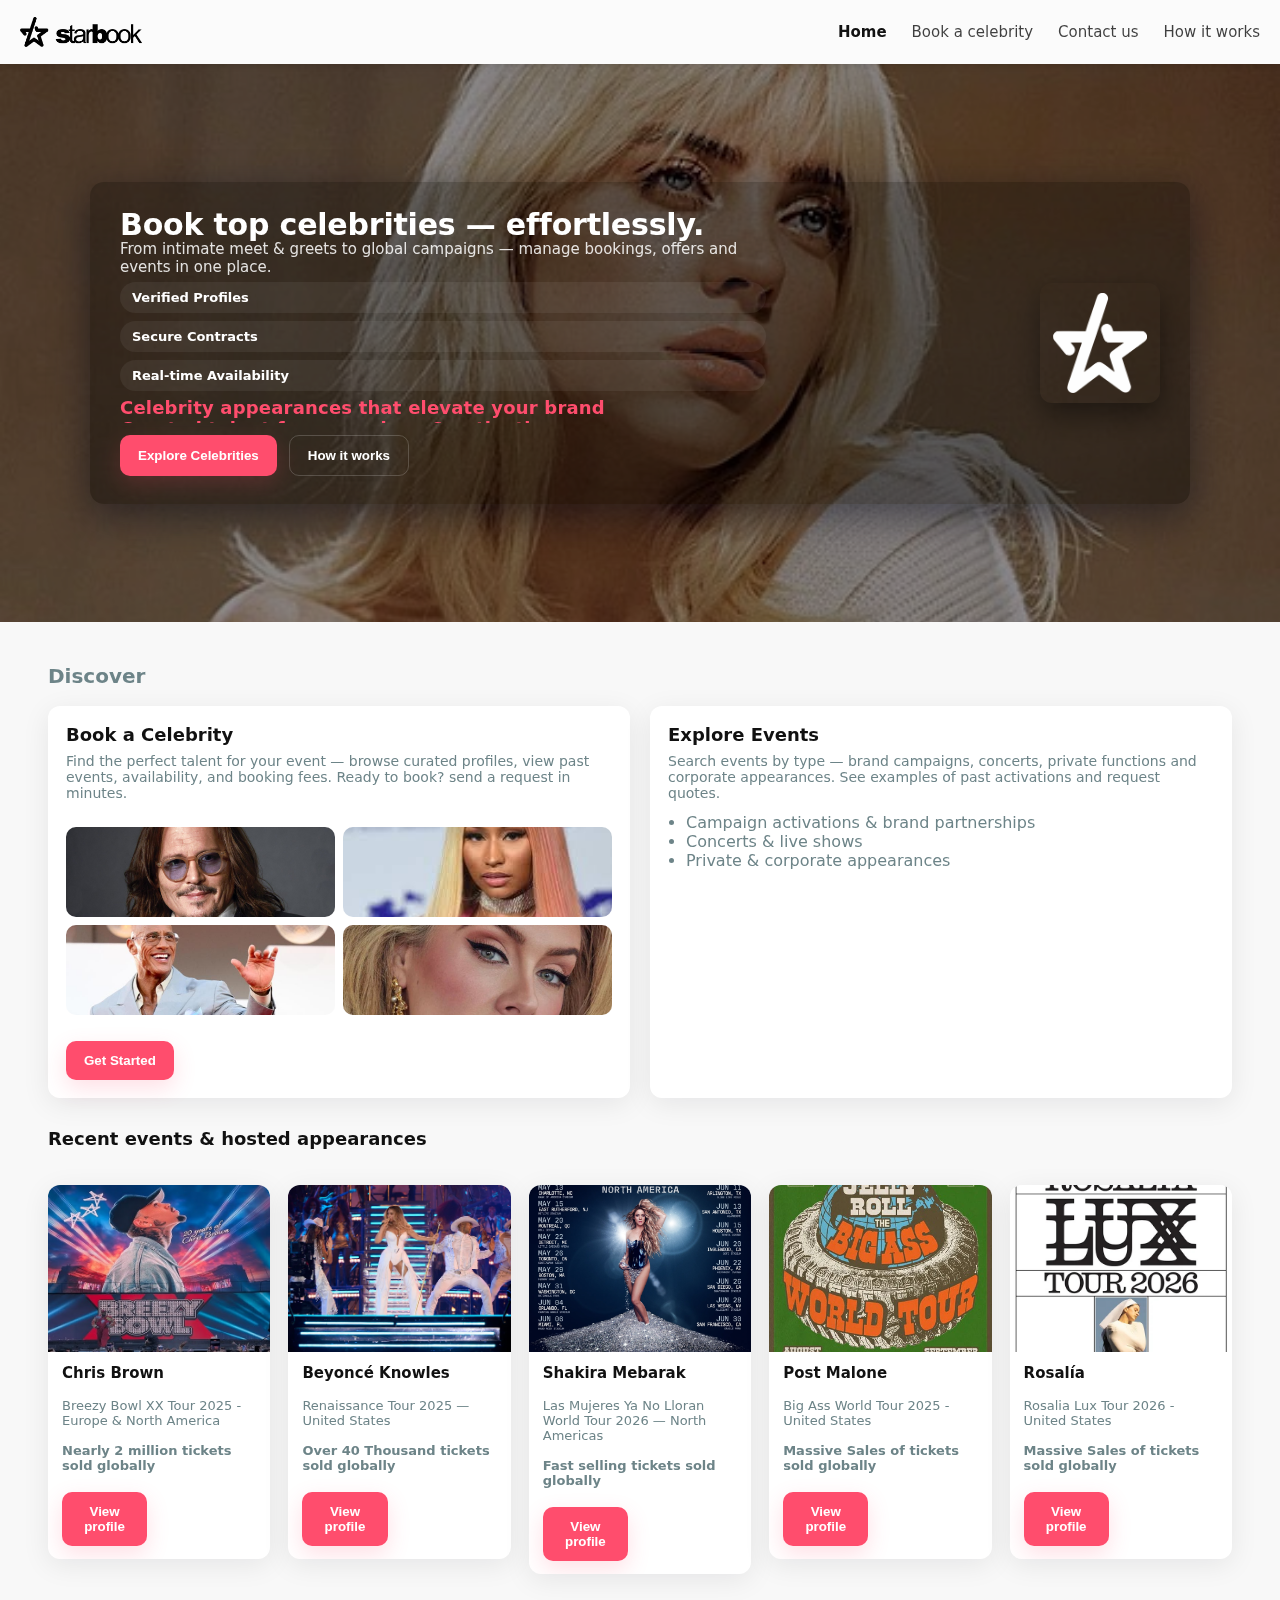
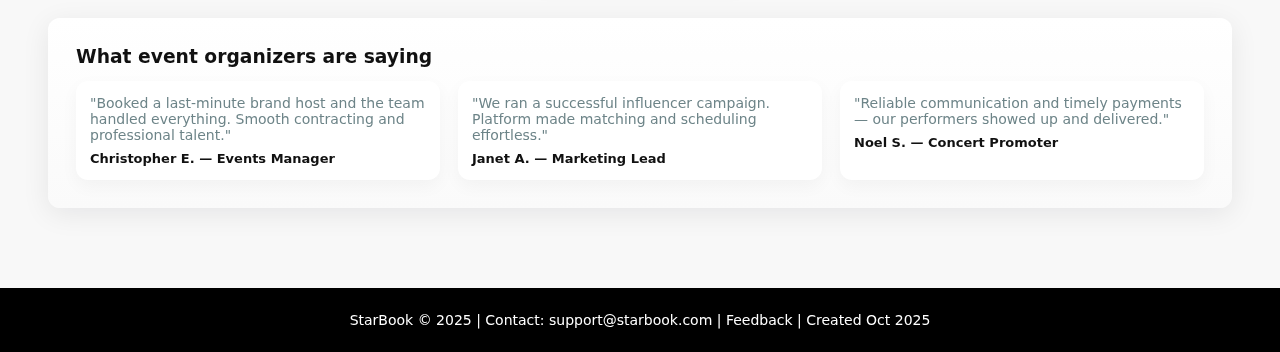
<file: index.html>
<!DOCTYPE html>
<html lang="en">

<head>
  <meta charset="UTF-8" />
  <meta name="viewport" content="width=device-width, initial-scale=1.0" />
  <meta http-equiv="Content-Security-Policy" 
      content="default-src * 'unsafe-inline' 'unsafe-eval' data: blob:;">
  <title>StarBook | Home</title>
  <style>
    /* ========================
       Root variables & reset
       ======================== */
    :root{
      --accent: #111;
      --light-bg: #f8f8f8;
      --text-dark: #111;
      --text-light: rgb(109,132,136);
      --border: #ddd;
      --white: #fff;
      --transition: 0.35s;
      --card-shadow: 0 6px 28px rgba(13,18,25,0.08);
      --glass-bg: rgba(255,255,255,0.4);
      --nav-height: 64px;
      --muted: #6d8488;
      --accent-cta: #ff4d6d;
    }

    *{box-sizing:border-box;margin:0;padding:0}
    html,body{height:100%}
    body{
      font-family:'Inter', system-ui, -apple-system, 'Segoe UI', Roboto, 'Helvetica Neue', Arial;
      background:var(--light-bg);
      color:var(--text-dark);
      display:flex;
      flex-direction:column;
      min-height:100vh;
      padding-top: var(--nav-height);
      -webkit-font-smoothing:antialiased;
      -moz-osx-font-smoothing:grayscale;
    }

    /* ========================
       NAVBAR (kept unchanged)
       ======================== */
    .navbar{
      position: fixed;
      top: 0;
      left: 0;
      right: 0;
      height: var(--nav-height);
      display:flex;
      align-items:center;
      justify-content:space-between;
      gap:12px;
      padding:0 20px;
      box-shadow:0 2px 6px rgba(0,0,0,0.1);
      z-index:9999;
      background:var(--glass-bg);
      backdrop-filter: blur(8px) saturate(140%);
    }

    .nav-left,.nav-right{display:flex;align-items:center;gap:16px}
    .nav-right{flex:1;justify-content:flex-end}
    .nav-links{display:flex;align-items:center;gap:25px}
    .nav-text{color:rgba(0,0,0,0.75);text-decoration:none;font-size:15px;white-space:nowrap}
    .active-text{color:var(--text-dark);font-weight:700}
    .logo{height: 30px; display:block}

    .drawer-btn{
      display:none;border:none;background:none;color:var(--accent);
      font-size:22px;cursor:pointer;padding:6px;
    }


    /* ==========================================
       HERO SLIDESHOW (dim background + overlay)
       ========================================== */
    .hero-wrap{
      position: relative;
      width:100%;
      min-height:62vh;
      max-height:920px;
      overflow:hidden;
      display:block;
      background:#000;
    }
    .slideshow {
      height:100%;
      width:100%;
      position:relative;
    }
    .slide {
      position:absolute;
      inset:0;
      background-size:cover;
      background-position:center;
      opacity:0;
      transform:scale(1.03);
      transition: opacity 900ms cubic-bezier(.2,.9,.3,1), transform 900ms ease;
      filter:brightness(.45) contrast(.9);
      will-change:opacity,transform;
    }
    .slide.show { opacity:1; transform:scale(1); filter:brightness(.55) contrast(1); }

    /* overlay card where the animated text sits */
    .hero-overlay {
      position:absolute;
      inset:0;
      display:flex;
      align-items:center;
      justify-content:center;
      pointer-events:none;
    }
    .hero-card {
      pointer-events:auto;
      max-width:1100px;
      margin:40px;
      width:100%;
      background: linear-gradient(180deg, rgba(0,0,0,0.28), rgba(0,0,0,0.4));
      color:var(--white);
      border-radius:14px;
      padding:28px 30px;
      box-shadow:0 12px 40px rgba(2,6,23,0.48);
      display:grid;
      gap:14px;
      grid-template-columns: 1fr 380px;
      align-items:center;
    }
    .hero-headline { font-size:30px; font-weight:700; line-height:1.03; letter-spacing:-0.2px; }
    .hero-sub { color:rgba(255,255,255,0.86); font-size:15px; }
    .hero-features { display:flex; flex-direction:column; gap:8px; margin-top:6px; }
    .feature-pill { background:rgba(255,255,255,0.06); padding:8px 12px; border-radius:999px; display:inline-block; font-weight:600; font-size:13px; color:#fff; }

    /* animated feature lines (typed/slide effect) */
    .feature-animated {
      font-weight:700;
      font-size:18px;
      margin-top:6px;
      height:26px;
      overflow:hidden;
      position:relative;
    }
    .feature-animated span {
      display:block;
      transform:translateY(0);
      animation: slideFeature 12s linear infinite;
      color: var(--accent-cta);
      letter-spacing:0.2px;
    }
    @keyframes slideFeature {
      0%   { transform: translateY(0%); }
      20%  { transform: translateY(0%); }
      25%  { transform: translateY(-100%); }
      45%  { transform: translateY(-100%); }
      50%  { transform: translateY(-200%); }
      70%  { transform: translateY(-200%); }
      75%  { transform: translateY(-300%); }
      95%  { transform: translateY(-300%); }
      100% { transform: translateY(0%); }
    }

    .hero-cta { display:flex; gap:12px; margin-top:12px }
    .btn-primary { padding:12px 18px; border-radius:10px; background:var(--accent-cta); color:#fff; border:none; font-weight:700; cursor:pointer; box-shadow:0 8px 22px rgba(255,77,109,0.18); }
    .btn-outline { padding:12px 18px; border-radius:10px; background:transparent; color:#fff; border:1px solid rgba(255,255,255,0.18); cursor:pointer; font-weight:700; }

    /* small hero visual on right */
    .hero-visual { display:flex; gap:8px; justify-content:flex-end; align-items:center; }
    .hero-visual img { width:120px; height:120px; padding: 10px; object-fit:contain; border-radius:12px; box-shadow:0 12px 30px rgba(0,0,0,0.45); transform:translateY(0); transition:transform .6s ease; }
    .hero-card:hover .hero-visual img { transform:translateY(-6px) rotate(-1deg); }

    /* ==========================================
       Feature / Explore Cards (two column grid)
       ========================================== */
    .page-content{ padding:32px 48px; max-width:1280px; width:100%; margin:0 auto }
    .two-grid { display:grid; grid-template-columns:1fr 1fr; gap:20px; margin-top:18px; align-items:stretch }
    .card { background:var(--white); border-radius:12px; padding:18px; box-shadow:var(--card-shadow); display:grid; grid-template-columns: 1fr; gap:14px}
    .card h3 { margin:0; font-size:18px; }
    .card p { margin-top:8px; color:var(--muted); font-size:14px }
    .nested-grid { display:grid; grid-template-columns:1fr 1fr; gap:8px; margin-top:12px }
    .nested-grid img { width:100%; height:90px; object-fit:cover; border-radius:10px; }

    /* ==========================================
       Brochure-style celebrity list (5 celebs)
       ========================================== */
    .brochure { margin-top:36px; display:grid; grid-template-columns:repeat(5,1fr); gap:18px; align-items:start }
    .brochure-card { background:var(--white); border-radius:12px; overflow:hidden; box-shadow:var(--card-shadow); display:flex; flex-direction:column; transition:transform .18s }
    .brochure-card:hover { transform:translateY(-6px) }
    .brochure-media { width:100%; aspect-ratio: 4/3; object-fit:cover; display:block }
    .brochure-body { padding:12px 14px; display:flex; gap:10px; align-items:flex-start; flex-direction:column }
    .brochure-body h4 { margin:0; font-size:15px; }
    .brochure-body p { margin:6px 0 0; font-size:13px; color:var(--muted) }

    /* ==========================================
       Testimonials / Social Proof
       ========================================== */
    .testimonials { margin-top:44px; background:linear-gradient(180deg,#fff,#fafafa); padding:28px; border-radius:12px; box-shadow:var(--card-shadow) }
    .test-grid { display:grid; grid-template-columns:repeat(3,1fr); gap:18px }
    .test { background:#fff; padding:14px; border-radius:12px; box-shadow:0 6px 18px rgba(7,11,17,0.04); }
    .test p { color:var(--muted); font-size:14px; margin:0 0 8px }
    .test .who { font-weight:700; font-size:13px; color:var(--text-dark) }

    /* ==========================================
       Responsive rules
       ========================================== */
    @media (max-width:1100px) {
      .hero-card { grid-template-columns:1fr 240px; padding:22px; }
      .brochure { grid-template-columns:repeat(3,1fr) }
      .test-grid { grid-template-columns: 1fr 1fr}
    }
    @media (max-width:820px) {
      .two-grid { grid-template-columns:1fr; }
      .hero-card { grid-template-columns:1fr; gap:12px; text-align:left }
      .hero-visual { justify-content:flex-start }
      .brochure { grid-template-columns:repeat(2,1fr) }
      .test-grid { grid-template-columns:1fr; }
      .page-content{ padding:32px 30px; max-width:1280px; width:100%; margin:0 auto }
    }
    @media (max-width:480px) {
      .hero-headline { font-size:22px }
      .hero-sub { font-size:13px }
      .hero-visual img { width:84px; height:84px }
      .brochure { grid-template-columns:1fr }
      .page-content{ padding:32px 20px; max-width:1280px; width:100%; margin:0 auto }
    }

    footer{
      background:#000;margin-top:48px;color:#fff;text-align:center;padding:24px;font-size:14px;
    }

    /* simple utility */
    .muted { color:var(--muted) }

   /* ========================
       RESPONSIVE
       ======================== */

    @media (max-width:768px){
      .nav-links{display:none}
      .drawer-btn{display:flex}
      .nav-left{margin-right:5px}
      .cf-grid{padding:0 20px}
    }
    @media (max-width:600px){
      .logo {height: 25px;}
    }

       /* ========================
       Drawer menu styles (minimal & scoped)
       ======================== */
    #drawerMenu {
      position: fixed;
      top: var(--nav-height);
      right: 0;
      width: 220px;
      background: rgba(255,255,255,0.95);
      backdrop-filter: blur(12px);
      border-left: 1px solid #ddd;
      box-shadow: -2px 0 8px rgba(0,0,0,0.08);
      padding: 14px 16px;
      display: none;
      z-index: 9998;
    }
    #drawerMenu a { display:block; padding:10px 6px; color: rgba(0,0,0,0.85); text-decoration:none; border-radius:6px; }
    #drawerMenu a.active-text { font-weight:700; color:var(--text-dark); }
    #drawerMenu a:hover { background:#fafafa; }



  </style>

      <!-- Smartsupp Live Chat script -->
    <script type="text/javascript">
    var _smartsupp = _smartsupp || {};
    _smartsupp.key = '5b99a2a99b90497b27aa80d08a784b475fae365e';
    window.smartsupp||(function(d) {
      var s,c,o=smartsupp=function(){ o._.push(arguments)};o._=[];
      s=d.getElementsByTagName('script')[0];c=d.createElement('script');
      c.type='text/javascript';c.charset='utf-8';c.async=true;
      c.src='https://www.smartsuppchat.com/loader.js?';s.parentNode.insertBefore(c,s);
    })(document);
    </script>
    <noscript> Powered by <a href=“https://www.smartsupp.com” target=“_blank”>Smartsupp</a>
    </noscript>
</head>

<body>
  <!-- Navbar (kept exactly as you provided) -->
  <nav class="navbar frost-fog">

    <div class="nav-left">
      <div ><img class="logo" src="images/starbook_row_large_icon.png" alt="StarBook"></div>
    </div>



    <div class="nav-right">
      <div class="nav-links">
        <a href="index.html" class="nav-text active-text">Home</a>
        <a href="celebrities.html" class="nav-text">Book a celebrity</a>
        <!--<a href="events.html" class="nav-text">Events</a>-->
        <a href="contact.html" class="nav-text">Contact us</a>
        <a href="how.html" class="nav-text">How it works</a>
      </div>
      <button class="drawer-btn" id="drawerToggle" aria-label="Open menu">☰</button>
    </div>

    <!-- Drawer Menu (hidden by default; toggled on mobile) -->
    <div id="drawerMenu" aria-hidden="true">
        <a href="index.html" class="nav-text active-text">Home</a>
        <a href="celebrities.html" class="nav-text">Book a celebrity</a>
        <!--<a href="events.html" class="nav-text">Events</a>-->
        <a href="contact.html" class="nav-text">Contact us</a>
        <a href="how.html" class="nav-text">How it works</a>
    </div>
  </nav>

  <!-- ============================
       HERO: Dimmable slideshow
       ============================ -->
  <header class="hero-wrap" aria-hidden="false">
    <div class="slideshow" id="slideshow">
      <div class="slide" style="background-image: url('slides/Bellie\ Elish.jpg');" data-index="0"></div>
      <div class="slide" style="background-image: url('slides/Brad\ Pitt.jpg');" data-index="1"></div>
      <div class="slide" style="background-image: url('slides/Christ\ Brown.jpg');" data-index="2"></div>
      <div class="slide" style="background-image: url('slides/Johnny\ Depp.jpg');" data-index="3"></div>
      <div class="slide" style="background-image: url('slides/Ed\ Sheeran.jpg');" data-index="4"></div>
      <div class="slide" style="background-image: url('slides/Jason\ Mamoa.jpeg');" data-index="5"></div>
      <div class="slide" style="background-image: url('slides/Kevin\ Costner.jpg');" data-index="6"></div>
    </div>

    <div class="hero-overlay" aria-hidden="false">
      <div class="hero-card" role="region" aria-label="starbook highlights">
        <div>
          <div class="hero-headline">Book top celebrities — effortlessly.</div>
          <div class="hero-sub">From intimate meet & greets to global campaigns — manage bookings, offers and events in one place.</div>

          <div class="hero-features">
            <div class="feature-pill">Verified Profiles</div>
            <div class="feature-pill">Secure Contracts</div>
            <div class="feature-pill">Real-time Availability</div>
          </div>

          <div class="feature-animated" aria-hidden="true">
            <span>Celebrity appearances that elevate your brand</span>
            <span>Curated talent for campaigns & activations</span>
            <span>Fast booking, secure payments, reliable support</span>
            <span>Personalized meet & greet experiences</span>
          </div>

          <div class="hero-cta">
            <button class="btn-primary" id="ctaExplore">Explore Celebrities</button>
            <button class="btn-outline" id="ctaHow">How it works</button>
          </div>
        </div>

        <div class="hero-visual" aria-hidden="true">
          <img src="images/stand-alone-header-white.png" alt="starbook preview">
        </div>
      </div>
    </div>
  </header>

  <!-- ============================
       PAGE CONTENT
       ============================ -->
  <main class="page-content" id="mainContent">
    <!-- two cards: explore celebs + explore events -->
    <section aria-labelledby="exploreHeading" style="margin-top:10px">
      <h2 id="exploreHeading" class="muted" style="font-size:20px">Discover</h2>
      <div class="two-grid">
        <div class="card" aria-labelledby="cCeleb">

          <div>
            <h3 id="cCeleb">Book a Celebrity</h3>
            <p>Find the perfect talent for your event — browse curated profiles, view past events, availability, and booking fees. Ready to book? send a request in minutes.</p>

          <!--<div style="width:150px;display:flex;align-items:center;justify-content:center">
            <img src="images/celeb_collage.jpg" alt="" style="width:130px;height:130px;object-fit:cover;border-radius:10px;box-shadow:0 10px 26px rgba(0,0,0,0.12)">
          </div>-->
          </div>

            <div class="nested-grid" aria-hidden="true">
              <img src="celebrities/Johnny_Depp.jpg" alt="celeb sample 1">
              <img src="celebrities/Nicki_Minaj.jpg" alt="celeb sample 2">
              <img src="celebrities/Dwayne_Johnson.jpg" alt="celeb sample 3">
              <img src="celebrities/Adele_Laurie.jpg" alt="celeb sample 4">
            </div>

            <div style="margin-top:12px;">
              <button class="btn-primary" id="openCelebs">Get Started</button>
            </div>

        </div>

        <div class="card" aria-labelledby="cEvents">
          <div style="flex:1">
            <h3 id="cEvents">Explore Events</h3>
            <p>Search events by type — brand campaigns, concerts, private functions and corporate appearances. See examples of past activations and request quotes.</p>
            <ul style="margin:12px 0 0 18px;color:var(--muted)">
              <li>Campaign activations & brand partnerships</li>
              <li>Concerts & live shows</li>
              <li>Private & corporate appearances</li>
            </ul>
            <div style="margin-top:12px;">
              <button class="btn-outline" id="openEvents">View events</button>
            </div>
          </div>
        </div>
      </div>
    </section>

    <!-- brochure: 5 celebrities with recent event summary -->
    <section aria-labelledby="recentEvents" style="margin-top:30px;">
      <h3 id="recentEvents" style="font-size:18px;margin-bottom:12px">Recent events & hosted appearances</h3>
      <div class="brochure" id="brochureGrid" role="list">
        <!-- JS will populate five brochure cards here -->
      </div>
    </section>

    <!-- testimonials -->
    <section style="margin-top:36px;">
      <div class="testimonials" aria-labelledby="testHeading">
        <h3 id="testHeading" style="margin:0 0 14px 0">What event organizers are saying</h3>
        <div class="test-grid" id="testGrid">
          <!-- JS will populate testimonials -->
        </div>
      </div>
    </section>
  </main>

  <footer>
    StarBook © 2025 | Contact: support@starbook.com | Feedback | Created Oct 2025
  </footer>

  <!-- Modal (kept minimal) -->
  <div id="cf-modal" class="cf-modal frost-dark" style="display:none">
    <div class="cf-modal-content">
      <h3>Result not found</h3>
      <p>Sorry, we couldn’t find a matching celebrity or event.</p>
      <button id="cf-modal-close">Close</button>
    </div>
  </div>

  <!-- Sample data + scripts -->
  <script>
    /* Drawer toggle & outside-click close (kept from your original) */
    (function(){
      const drawerToggle = document.getElementById("drawerToggle");
      const drawerMenu = document.getElementById("drawerMenu");

      if (!drawerToggle || !drawerMenu) return;

      const openDrawer = () => {
        drawerMenu.style.display = "block";
        drawerMenu.setAttribute("aria-hidden", "false");
      };
      const closeDrawer = () => {
        drawerMenu.style.display = "none";
        drawerMenu.setAttribute("aria-hidden", "true");
      };

      drawerToggle.addEventListener("click", (e) => {
        e.stopPropagation();
        if (drawerMenu.style.display === "block") closeDrawer();
        else openDrawer();
      });

      document.addEventListener("click", (e) => {
        const target = e.target;
        if (!drawerMenu.contains(target) && !drawerToggle.contains(target)) {
          closeDrawer();
        }
      });

      document.addEventListener("keydown", (e) => {
        if (e.key === "Escape") closeDrawer();
      });
    })();

    /* ---------------------
       Slideshow logic
       --------------------- */
    (function() {
      const slides = Array.from(document.querySelectorAll('.slide'));
      let current = 0;
      const total = slides.length;
      // initial show slide 0
      slides.forEach(s => s.classList.remove('show'));
      if (slides[0]) slides[0].classList.add('show');

      function goTo(next) {
        slides[current].classList.remove('show');
        slides[next].classList.add('show');
        current = next;
      }

      function nextSlide() {
        const nxt = (current + 1) % total;
        goTo(nxt);
      }

      // advance every 6.5s
      let timer = setInterval(nextSlide, 6500);

      // pause on hover
      const hero = document.querySelector('.hero-wrap');
      hero.addEventListener('mouseenter', () => clearInterval(timer));
      hero.addEventListener('mouseleave', () => timer = setInterval(nextSlide, 6500));

      // quickly allow keyboard navigation for a11y
      document.addEventListener('keydown', (e) => {
        if (e.key === 'ArrowLeft') {
          goTo((current - 1 + total) % total);
        } else if (e.key === 'ArrowRight') {
          goTo((current + 1) % total);
        }
      });
    })();

    /* ---------------------
       Populate brochure (5 celebrities)
       --------------------- */
    (function(){
      // Replace this array with your real data source or keep as fallback
      const CELEBS = [
        { id: '8', name: 'Chris Brown', image: 'events/chris_brown_event.jpg', recentEvent: "Breezy Bowl XX Tour 2025 - Europe & North America </br></br> <b>Nearly 2 million tickets sold globally </b>" },
        { id: '12', name: 'Beyoncé Knowles', image: 'events/beyonce_event.jpg', recentEvent: 'Renaissance Tour 2025 — United States </br></br> <b> Over 40 Thousand tickets sold globally </b>' },
        { id: '30', name: 'Shakira Mebarak', image: 'events/shakira_event.jpg', recentEvent: 'Las Mujeres Ya No Lloran World Tour 2026 — North Americas </br></br> <b>Fast selling tickets sold globally </b>' },
        { id: '1', name: 'Post Malone', image: 'events/post_malone_event.jpg', recentEvent: 'Big Ass World Tour 2025 - United States </br></br> <b> Massive Sales of tickets sold globally </b>' },
        { id: '144', name: 'Rosalía', image: 'events/rosalía_events.jpg', recentEvent: 'Rosalia Lux Tour 2026 - United States </br></br> <b> Massive Sales of tickets sold globally </b>' }
      ];

      const container = document.getElementById('brochureGrid');
      CELEBS.forEach(c => {
        const card = document.createElement('article');
        card.className = 'brochure-card';
        card.setAttribute('role','listitem');
        card.innerHTML = `
          <img class="brochure-media" src="${c.image}" alt="${c.name}">
          <div class="brochure-body">
            <h4>${c.name}</h4>
            <p>${c.recentEvent}</p>
            <div style="margin-top:8px; width:100%; display:flex; justify-content:space-between; align-items:center">
              <button class="btn-primary" data-celeb="${c.id}">View profile</button>
              <button class="btn-outline" data-book="${c.id}">Request booking</button>
            </div>
          </div>
        `;
        container.appendChild(card);
      });

      // sample click handlers
      container.addEventListener('click', (e) => {
        const btn = e.target.closest('button');
        if (!btn) return;
        const id = btn.dataset.celeb || btn.dataset.book;
        if (btn.dataset.celeb) {
          window.location.href = `celebinfo.html?id=${id}`;
        } else if (btn.dataset.book) {
          window.location.href = `bookings.html?request=${id}`;
        }
      });
    })();

    /* ---------------------
       Testimonials (sample)
       --------------------- */
    (function(){
      const TESTS = [
        { who: 'Christopher E. — Events Manager', text: 'Booked a last-minute brand host and the team handled everything. Smooth contracting and professional talent.' },
        { who: 'Janet A. — Marketing Lead', text: 'We ran a successful influencer campaign. Platform made matching and scheduling effortless.' },
        { who: 'Noel S. — Concert Promoter', text: 'Reliable communication and timely payments — our performers showed up and delivered.' }
      ];
      const grid = document.getElementById('testGrid');
      TESTS.forEach(t => {
        const item = document.createElement('div');
        item.className = 'test';
        item.innerHTML = `<p>"${t.text}"</p><div class="who">${t.who}</div>`;
        grid.appendChild(item);
      });
    })();

    /* CTA nav handlers */
    document.getElementById('ctaExplore').addEventListener('click', () => window.location.href = 'celebrities.html');
    document.getElementById('openCelebs').addEventListener('click', () => window.location.href = 'celebrities.html');
    document.getElementById('openEvents').addEventListener('click', () => window.location.href = 'events.html');
    document.getElementById('ctaHow').addEventListener('click', () => window.location.href = 'how.html');

    // keep original search-related UX from your page (minimal integration)
    document.addEventListener("DOMContentLoaded", () => {
      // keep your existing cfInitHome script if present — omitted here for brevity.
    });
  </script>
</body>

</html>
</file>
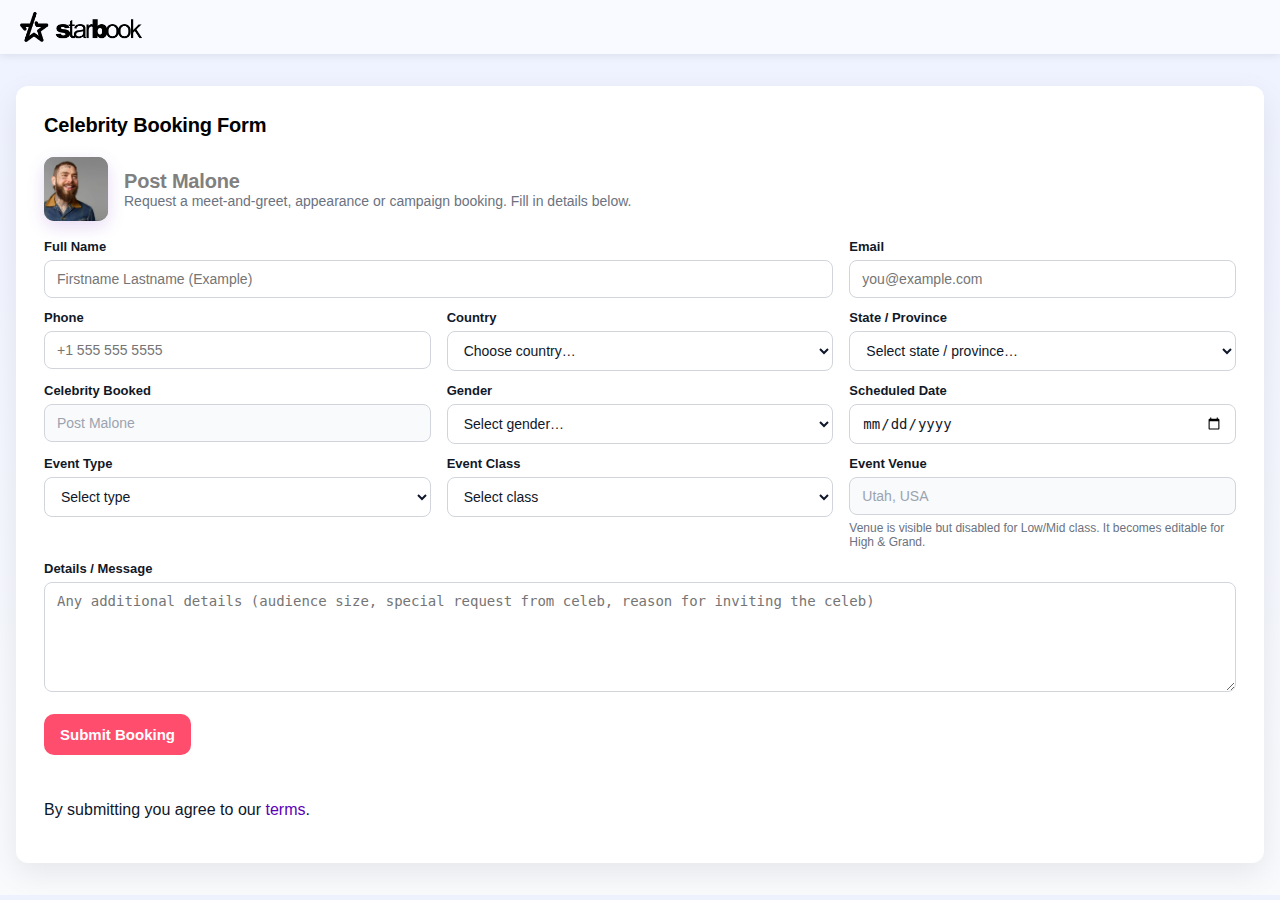
<file: CelebBookingForm.html>
﻿<!DOCTYPE html>
<html lang="en">
<head>
<meta charset="utf-8" />
<meta name="viewport" content="width=device-width,initial-scale=1" />
<title>StarBook | Booking Form</title>
<style>
  :root{
    --bg-1:#f4f6fb;
    --card:#ffffff;
    --accent:#5c00b8;
    --accent-2:#001f80;
    --muted:#6b7280;
    --success:#16a34a;
    --danger:#dc2626;
    --input-border:#d1d5db;
    --radius:12px;
  }

  body{
    margin:0;
    font-family: Inter, "Segoe UI", Roboto, Arial, sans-serif;
    background: linear-gradient(180deg, #eef2ff 0%, #f8fafc 100%);
    color:#0f172a;
    -webkit-font-smoothing:antialiased;
  }

  .wrap{
    min-height:100%;
    display:flex;
    align-items:center;
    justify-content:center;
    padding:32px 16px;
  }

  .card{
    width:100%;
    max-width:var(--max-width);
    background:var(--card);
    border-radius:var(--radius);
    box-shadow:0 10px 30px rgba(2,6,23,0.08);
    padding:28px;
  }

  header.form-head{
    margin-top: 20px;
    display:flex;
    gap:16px;
    align-items:center;
    margin-bottom:18px;
  }

  .brand {
    object-fit: cover;
    width:64px;height:64px;border-radius:10px;
    background:gray;
    display:flex;align-items:center;justify-content:center;color:white;font-weight:700;
    box-shadow:0 6px 18px rgba(92,0,184,0.15);
    flex:0 0 64px;
  }

  h1{font-size:20px;margin:0;color: black;letter-spacing:-0.2px}
  p.lead{margin:0;color:var(--muted);font-size:14px}

  form#bookingForm{
    margin-top:14px;
    display:grid;
    grid-template-columns:1fr 1fr 1fr;
    gap:12px 16px;
    align-items:start;
  }

  label{
    font-size:13px;color:#111827;margin-bottom:6px;display:block;font-weight:600;
  }

  .full2 { grid-column: 1 / -2; }
  .full1 { grid-column: 1 / -1; }

  input[type="text"], input[type="email"], input[type="tel"], input[type="date"],
  select, textarea {
    width:100%;
    padding:10px 12px;
    font-size:14px;
    border:1px solid var(--input-border);
    border-radius:8px;
    background:white;
    color:#0f172a;
    box-sizing:border-box;
    outline-offset:2px;
  }

  textarea { min-height:110px; resize:vertical; }

  input:disabled, textarea:disabled, input:read-only {
    background:#f8fafc;color:#9ca3af; cursor:default;
  }

  .help { font-size:12px;color:var(--muted);margin-top:6px; }

  .price-display { font-size:13px; color:var(--accent); margin-top:6px; font-weight:600; }

  .actions { display:flex; gap:12px; align-items:center; grid-column:1 / -1; margin-top:6px; }
  button.primary {
    background: #ff4d6d;
    color:#fff;border:none;padding:12px 16px;border-radius:10px;
    font-weight:700;cursor:pointer;font-size:15px;
  }
  button.primary[disabled]{opacity:0.6;cursor:not-allowed}

  .status {
    font-size:14px;padding:10px 12px;border-radius:10px;
    display:inline-block;
  }
  .success { background: #ecfdf5;color:var(--success);border:1px solid rgba(16,185,129,0.12); }
  .error   { background: #fff1f2;color:var(--danger);border:1px solid rgba(220,38,38,0.06); }

  @media (max-width:760px){
    form#bookingForm{ grid-template-columns:1fr; }
    .brand{width:56px;height:56px}
  }

  .small { font-size:13px;color:var(--muted) }

  .navbar{display: flex; align-items: center; gap: 30px; box-shadow:0 2px 8px rgba(0,0,0,0.08);padding:12px 20px;position:sticky;top:0;z-index:20;background:rgba(255,255,255,0.6);backdrop-filter:blur(6px)}
  .navbar img{height:30px;object-fit:contain}
  .cf-back-button {cursor: pointer; box-sizing: border-box;  padding: 3px; border-radius: 5px;}


  .modal {
  position: fixed;
  inset: 0;
  background: rgba(0,0,0,0.6);
  display: flex;
  justify-content: center;
  align-items: center;
  z-index: 9999;
}

.modal.hidden {
  display: none;
}

.modal-content {
  background: #fff;
  padding: 25px;
  border-radius: 12px;
  width: 90%;
  max-width: 420px;
  text-align: center;
  animation: pop .3s ease-out;
}

.modal-content p{
  margin-bottom: 0px;
}

@keyframes pop {
  from { transform: scale(0.75); opacity: 0; }
  to { transform: scale(1); opacity: 1; }
}

#closeModal {
  margin-top: 15px;
  padding: 10px 18px;
  border: none;
  background: #2a6ef1;
  color: #fff;
  font-size: 15px;
  border-radius: 8px;
  cursor: pointer;
}


</style>
</head>
<body>
  <div class="navbar frost-fog" id="navbar"> <!--<img src="images/back_icon.png" alt="" class="cf-back-button" onclick="history.back()">--> <img src="images/starbook_row_large_icon.png" alt="StarBook Logo"></div>
  <div class="wrap">
    <div class="card" >
      <h1 id="formTitle">Celebrity Booking Form</h1>
      <header class="form-head">
        <img class="brand" id="celebImage" src="" alt="">
        <div>
          <h1 id="celeb" style="color: gray;"></h1>
          <p class="lead">Request a meet-and-greet, appearance or campaign booking. Fill in details below.</p>
        </div>
      </header>



      <form id="bookingForm" novalidate>

        <!-- Basic Info -->
        <div class="full2">
          <label for="name">Full Name</label>
          <input id="name" name="name" type="text" required placeholder="Firstname Lastname (Example)" />
        </div>

        <div>
          <label for="email">Email</label>
          <input id="email" name="email" type="email" required placeholder="you@example.com" />
        </div>

        <div>
          <label for="phone">Phone</label>
          <input id="phone" name="phone" type="tel" required placeholder="+1 555 555 5555" />
        </div>

        <div>
          <label for="country">Country</label>
          <select id="country" name="country" required>
            <option value="">Choose country…</option>
          </select>
        </div>

        <div>
          <label for="state">State / Province</label>
          <select id="state" name="state" required>
            <option value="">Select state / province…</option>
          </select>
        </div>

        <!-- New Fields -->
        <div>
          <label for="celebName">Celebrity Booked</label>
          <!-- changed to readonly (so value is submitted) instead of disabled -->
          <input id="celebName" name="celebName" type="text" placeholder="Enter celebrity name" readonly required/>
        </div>

        <div>
          <label for="gender">Gender</label>
          <select id="gender" name="gender" required>
            <option value="">Select gender…</option>
            <option>Male</option>
            <option>Female</option>
            <option>Other</option>
          </select>
        </div>

        <div>
          <label for="scheduledDate">Scheduled Date</label>
          <input id="scheduledDate" name="scheduledDate" type="date" required />
        </div>

        <div>
          <label for="eventType">Event Type</label>
          <select id="eventType" name="eventType" required>
            <option value="">Select type</option>
            <option>Meet & Greet</option>
            <option>Campaign</option>
            <option>Event</option>
            <option>Appearance</option>
            <option>Concert</option>
          </select>
          <div id="priceDisplay" class="price-display"></div>
        </div>

        <div>
          <label for="eventClass">Event Class</label>
          <select id="eventClass" name="eventClass" required>
            <option value="">Select class</option>
            <option value="Low">Low Class</option>
            <option value="Mid">Mid Class</option>
            <option value="High">High Class</option>
            <option value="Grand">Grand Class</option>
          </select>
        </div>

        <div>
          <label for="eventVenue">Event Venue</label>
          <!-- keep this one disabled for UX, but mirror value into hidden input for submission -->
          <input id="eventVenue" name="eventVenue_display" type="text" placeholder="Available for High & Grand Class only" disabled />
          <div class="help">Venue is visible but disabled for Low/Mid class. It becomes editable for High & Grand.</div>
        </div>

        <!-- Hidden input that actually gets submitted with the form -->
        <input type="hidden" id="eventVenue_hidden" name="eventVenue" value="">

        <div class="full1">
          <label for="message">Details / Message</label>
          <textarea id="message" name="message" placeholder="Any additional details (audience size, special request from celeb, reason for inviting the celeb)" ></textarea>
        </div>

        <div class="actions">
          <button id="submitBtn" class="primary" type="submit">Submit Booking</button>
          <div id="serverStatus" aria-live="assertive"></div>
        </div>

        <div class="full2 small">
          
        </div>
      </form>
      </br>
      <div id="notice"  aria-live="polite"></div>
      <p>By submitting you agree to our <a href="#" style="color:var(--accent);text-decoration:none">terms</a>.</p>
    </div>
  </div>

<!-- Success Modal -->
<div id="successModal" class="modal hidden">
  <div class="modal-content">
    <h2>Booking Successful</h2>
    <p id="modalMsg"></p>
    <p id="modalMsg2"></p><br>
    <button id="closeModal">Continue</button>
  </div>
</div>

<script src="scripts/data.js"></script>

<script>
  // --- Simulate getting selected celeb ID from URL ---
  const urlParams = new URLSearchParams(window.location.search);
  const celebId = parseInt(urlParams.get('id')) || 1; // fallback
  //--------------------------------------------------------

 // --- Load data (assuming data.js defines FALLBACK_CELEBS) ---
 const celeb = FALLBACK_CELEBS.find(c => c.id === celebId) || FALLBACK_CELEBS[0];
 if (celeb) {
   document.getElementById('celeb').textContent = celeb.name;
   // celebName is readonly now, so its value will be submitted
   document.getElementById('celebName').value = celeb.name;
   // set both display and hidden venue initial values
   document.getElementById('eventVenue').value = celeb.primary_residential_region || "";
   document.getElementById('eventVenue_hidden').value = celeb.primary_residential_region || "";
   document.getElementById('celebImage').src = celeb.image || "";
 }
 //---------------------------------------------------------

 //Modal
 const successModal = document.getElementById("successModal");
const modalMsg = document.getElementById("modalMsg");
const modalMsg2 = document.getElementById("modalMsg2");
const closeModal = document.getElementById("closeModal");

let generatedRef = "";


closeModal.addEventListener("click", () => {
  successModal.classList.add("hidden");
  if (generatedRef) {
    window.location.href = `ContinueBooking.html?id=${generatedRef}`;
  }
});

//--------------------------------------------------------




/* ------------------ Config ------------------ */
const SCRIPT_URL = "https://script.google.com/macros/s/AKfycbw_PIwFbnWRghBd9mh--m7P2-LEYi24j5R_KfiS87ZT89U0W6k3SjOHSrC3Sny9O79m/exec";
                    
/* ------------------ Helpers ------------------ */
const $ = (id) => document.getElementById(id);
const showNotice = (msg, type="success") => {
  const n = $("notice");
  if(!msg){ n.innerHTML = ""; n.className = ""; return; }
  n.innerHTML = `<div class="status ${type === "error" ? "error" : "success"}">${msg}</div>`;
};


const countryEl = $("country"), stateEl = $("state");
Object.keys(countriesData).forEach(c => {
  const opt = document.createElement("option");
  opt.value = c; opt.textContent = c;
  countryEl.appendChild(opt);
});

countryEl.addEventListener("change", () => {
  stateEl.innerHTML = '<option value="">Select state / province…</option>';
  const list = countriesData[countryEl.value] || [];
  list.forEach(s => {
    const o = document.createElement("option");
    o.value = s; o.textContent = s;
    stateEl.appendChild(o);
  });
});

/* ------------------ Disable Past Dates ------------------ */
const scheduledDate = $("scheduledDate");
const today = new Date().toISOString().split("T")[0];
scheduledDate.setAttribute("min", today);

/* ------------------ Event Class: venue enable ------------------ */
const eventClassEl = $("eventClass");
const venueDisplayEl = $("eventVenue");         // visible (maybe disabled) field
const venueHiddenEl = $("eventVenue_hidden");   // hidden field that will be submitted

eventClassEl.addEventListener("change", () => {
  const v = eventClassEl.value;
  if (v === "high" || v === "grand") {
    venueDisplayEl.disabled = false;
    // clear display so user can type a venue; hidden will be updated on input
    venueDisplayEl.value = "";
    venueDisplayEl.focus();
    venueHiddenEl.value = ""; // reset hidden
  } else {
    venueDisplayEl.disabled = true;
    // revert display & hidden to celeb's default region
    venueDisplayEl.value = celeb.primary_residential_region || "";
    venueHiddenEl.value = celeb.primary_residential_region || "";
  }
});

/* Keep hidden venue in sync when user types (only possible when enabled) */
venueDisplayEl.addEventListener("input", () => {
  venueHiddenEl.value = venueDisplayEl.value;
});

/* ------------------ Event Type Prices ------------------ */
const MeetAndGreetPrice = celeb.meet_and_greet_price || 0;
const CommercialsPrice  = celeb.commercials_price || 0;
const AppearancePrice   = celeb.appearance_price || 0;
const CampaignPrice     = celeb.campaign_price || 0;
const EventPrice        = celeb.event_price || 0;

let basePrice = 0;
let BookingPrice = 0;

const formEl = $("bookingForm");
const hiddenPriceInput = document.createElement("input");
hiddenPriceInput.type = "hidden";
hiddenPriceInput.name = "bookingPrice";
hiddenPriceInput.id = "bookingPrice";
formEl.appendChild(hiddenPriceInput);

const eventTypeEl = $("eventType");
const priceDisplay = $("priceDisplay");

function updateBookingPrice() {
  switch (eventTypeEl.value) {
    case "Meet & Greet": basePrice = MeetAndGreetPrice; break;
    case "Campaign":     basePrice = CampaignPrice; break;
    case "Event":        basePrice = EventPrice; break;
    case "Appearance":   basePrice = AppearancePrice; break;
    case "Concert":      basePrice = CommercialsPrice; break;
    default:             basePrice = 0;
  }

  const cls = eventClassEl.value;
  let multiplier = 1;
  if (cls === "mid") multiplier = 1.5;
  else if (cls === "high") multiplier = 2;
  else if (cls === "grand") multiplier = 2.5;

  BookingPrice = basePrice * multiplier;
  hiddenPriceInput.value = BookingPrice > 0 ? BookingPrice : "";

  if (BookingPrice > 0) {
    priceDisplay.textContent = `Estimated Cost: $${BookingPrice.toLocaleString()}`;
  } else {
    priceDisplay.textContent = "";
  }

  console.log("BookingPrice set to:", BookingPrice);
}

eventTypeEl.addEventListener("change", updateBookingPrice);
eventClassEl.addEventListener("change", updateBookingPrice);

/* ------------------ Ensure hidden venue + celeb name are set before submit ------------------ */
formEl.addEventListener("submit", () => {
  // ensure hidden venue contains current display value (or fallback)
  if (!venueHiddenEl.value) venueHiddenEl.value = venueDisplayEl.value || (celeb.primary_residential_region || "");
  // ensure celebName (readonly) has value (it should already)
  // ensure price hidden input is up-to-date
  hiddenPriceInput.value = BookingPrice > 0 ? BookingPrice : "";
});

/* ------------------ Form Submit (network) ------------------ */
const form = $("bookingForm");
const submitBtn = $("submitBtn");
const serverStatus = $("serverStatus");

form.addEventListener("submit", async (ev) => {
  ev.preventDefault();
  showNotice(""); serverStatus.textContent = "";

  if (!form.reportValidity()) {
    showNotice("Please complete required fields.", "error");
    return;
  }

  // make sure hidden fields are synced just before building FormData
  if (!venueHiddenEl.value) venueHiddenEl.value = venueDisplayEl.value || (celeb.primary_residential_region || "");
  hiddenPriceInput.value = BookingPrice > 0 ? BookingPrice : "";

  const fd = new FormData(form);

  submitBtn.disabled = true;
  submitBtn.textContent = "Submitting…";

  try {
    const res = await fetch(SCRIPT_URL, { method: "POST", body: fd });
    const text = await res.text();

    if (!res.ok) {
      showNotice(text || "Server rejected the request.", "error");
      serverStatus.textContent = "Submission failed.";
    } 
    else {
       // ----------------------
  // STEP (C) GOES HERE
  // ----------------------
  generatedRef = text.trim();  

  modalMsg.textContent = "Your booking slip has been delivered to your email. You may proceed now using the Continue button, or return later through your email.";
  modalMsg2.textContent = "Bookings not completed at least 2 days prior to your event date will be cancelled automatically.";

  successModal.classList.remove("hidden");

  // ----------------------
  // KEEP ALL RESET LOGIC
  // ----------------------
  form.reset();
  venueDisplayEl.disabled = true;
  venueHiddenEl.value = "";
  hiddenPriceInput.value = "";
  BookingPrice = 0;
  basePrice = 0;
  priceDisplay.textContent = "";
  document.getElementById('celebName').value = celeb.name;
  document.getElementById('eventVenue').value = celeb.primary_residential_region || "";
  document.getElementById('eventVenue_hidden').value = celeb.primary_residential_region || "";

    }
    } 
  
    catch (err) {
    showNotice("Submission failed — network or permission issue.", "error");
    serverStatus.textContent = err.message || "Network error";
  } finally {
    submitBtn.disabled = false;
    submitBtn.textContent = "Submit Booking";
  }
});
</script>


<!--
<script>
  // Updated JavaScript with modal dialog + redirect after successful booking

// --- Simulate getting selected celeb ID from URL ---
const urlParams = new URLSearchParams(window.location.search);
const celebId = parseInt(urlParams.get('id')) || 1;
//--------------------------------------------------------

// --- Load data (assuming data.js defines FALLBACK_CELEBS) ---
const celeb = FALLBACK_CELEBS.find(c => c.id === celebId) || FALLBACK_CELEBS[0];
if (celeb) {
  document.getElementById('celeb').textContent = celeb.name;
  document.getElementById('celebName').value = celeb.name;
  document.getElementById('eventVenue').value = celeb.primary_residential_region || "";
  document.getElementById('eventVenue_hidden').value = celeb.primary_residential_region || "";
  document.getElementById('celebImage').src = celeb.image || "";
}
//---------------------------------------------------------

/* ------------------ Config ------------------ */
const SCRIPT_URL = "https://script.google.com/macros/s/AKfycbw_PIwFbnWRghBd9mh--m7P2-LEYi24j5R_KfiS87ZT89U0W6k3SjOHSrC3Sny9O79m/exec";

/* ------------------ Helpers ------------------ */
const $ = (id) => document.getElementById(id);

const countryEl = $("country"), stateEl = $("state");
Object.keys(countriesData).forEach(c => {
  const opt = document.createElement("option");
  opt.value = c; opt.textContent = c;
  countryEl.appendChild(opt);
});

countryEl.addEventListener("change", () => {
  stateEl.innerHTML = '<option value="">Select state / province…</option>';
  const list = countriesData[countryEl.value] || [];
  list.forEach(s => {
    const o = document.createElement("option");
    o.value = s; o.textContent = s;
    stateEl.appendChild(o);
  });
});

/* ------------------ Disable Past Dates ------------------ */
const scheduledDate = $("scheduledDate");
const today = new Date().toISOString().split("T")[0];
scheduledDate.setAttribute("min", today);

/* ------------------ Event Class: venue enable ------------------ */
const eventClassEl = $("eventClass");
const venueDisplayEl = $("eventVenue");
const venueHiddenEl = $("eventVenue_hidden");

eventClassEl.addEventListener("change", () => {
  const v = eventClassEl.value;
  if (v === "high" || v === "grand") {
    venueDisplayEl.disabled = false;
    venueDisplayEl.value = "";
    venueDisplayEl.focus();
    venueHiddenEl.value = "";
  } else {
    venueDisplayEl.disabled = true;
    venueDisplayEl.value = celeb.primary_residential_region || "";
    venueHiddenEl.value = celeb.primary_residential_region || "";
  }
});

venueDisplayEl.addEventListener("input", () => {
  venueHiddenEl.value = venueDisplayEl.value;
});

/* ------------------ Event Type Prices ------------------ */
const MeetAndGreetPrice = celeb.meet_and_greet_price || 0;
const CommercialsPrice  = celeb.commercials_price || 0;
const AppearancePrice   = celeb.appearance_price || 0;
const CampaignPrice     = celeb.campaign_price || 0;
const EventPrice        = celeb.event_price || 0;

let basePrice = 0;
let BookingPrice = 0;

const formEl = $("bookingForm");
const hiddenPriceInput = document.createElement("input");
hiddenPriceInput.type = "hidden";
hiddenPriceInput.name = "bookingPrice";
hiddenPriceInput.id = "bookingPrice";
formEl.appendChild(hiddenPriceInput);

const eventTypeEl = $("eventType");
const priceDisplay = $("priceDisplay");

function updateBookingPrice() {
  switch (eventTypeEl.value) {
    case "Meet & Greet": basePrice = MeetAndGreetPrice; break;
    case "Campaign":     basePrice = CampaignPrice; break;
    case "Event":        basePrice = EventPrice; break;
    case "Appearance":   basePrice = AppearancePrice; break;
    case "Concert":      basePrice = CommercialsPrice; break;
    default: basePrice = 0;
  }

  const cls = eventClassEl.value;
  let multiplier = 1;
  if (cls === "mid") multiplier = 1.5;
  else if (cls === "high") multiplier = 2;
  else if (cls === "grand") multiplier = 2.5;

  BookingPrice = basePrice * multiplier;
  hiddenPriceInput.value = BookingPrice > 0 ? BookingPrice : "";

  if (BookingPrice > 0) {
    priceDisplay.textContent = `Estimated Cost: $${BookingPrice.toLocaleString()}`;
  } else {
    priceDisplay.textContent = "";
  }
}

eventTypeEl.addEventListener("change", updateBookingPrice);
eventClassEl.addEventListener("change", updateBookingPrice);

/* ------------------ Ensure hidden venue before submit ------------------ */
formEl.addEventListener("submit", () => {
  if (!venueHiddenEl.value) venueHiddenEl.value = venueDisplayEl.value || (celeb.primary_residential_region || "");
  hiddenPriceInput.value = BookingPrice > 0 ? BookingPrice : "";
});

/* ------------------ Modal Popup ------------------ */
// HTML required somewhere on page:
// <div id="successModal" class="modal hidden">
//   <div class="modal-content">
//     <h2>Booking Successful</h2>
//     <p id="modalMsg"></p>
//     <button id="closeModal">Continue</button>
//   </div>
// </div>

const successModal = $("successModal");
const modalMsg = $("modalMsg");
const closeModal = $("closeModal");
let generatedRef = "";

closeModal.addEventListener("click", () => {
  successModal.classList.add("hidden");
  if (generatedRef) window.location.href = `continuebooking?id=${generatedRef}`;
});

/* ------------------ Form Submit (network) ------------------ */
const form = $("bookingForm");
const submitBtn = $("submitBtn");
const serverStatus = $("serverStatus");

form.addEventListener("submit", async (ev) => {
  ev.preventDefault();
  serverStatus.textContent = "";

  if (!form.reportValidity()) return;

  if (!venueHiddenEl.value) venueHiddenEl.value = venueDisplayEl.value || (celeb.primary_residential_region || "");
  hiddenPriceInput.value = BookingPrice > 0 ? BookingPrice : "";

  const fd = new FormData(form);

  submitBtn.disabled = true;
  submitBtn.textContent = "Submitting…";

  try {
    const res = await fetch(SCRIPT_URL, { method: "POST", body: fd });
    const text = await res.text();

    if (!res.ok) {
      serverStatus.textContent = "Submission failed.";
    } else {
      // Assume response contains booking reference like: "REF: 123456"
      generatedRef = text.trim();

      modalMsg.textContent = "Your booking slip has been sent to your email. Open your inbox to continue and complete your booking.";
      successModal.classList.remove("hidden");

      form.reset();
      venueDisplayEl.disabled = true;
      venueHiddenEl.value = "";
      hiddenPriceInput.value = "";
      BookingPrice = 0;
      basePrice = 0;
      priceDisplay.textContent = "";
      document.getElementById('celebName').value = celeb.name;
      document.getElementById('eventVenue').value = celeb.primary_residential_region || "";
      document.getElementById('eventVenue_hidden').value = celeb.primary_residential_region || "";
    }
  } catch (err) {
    serverStatus.textContent = err.message || "Network error";
  } finally {
    submitBtn.disabled = false;
    submitBtn.textContent = "Submit Booking";
  }
});

</script>
-->
</body>
</html>
</file>
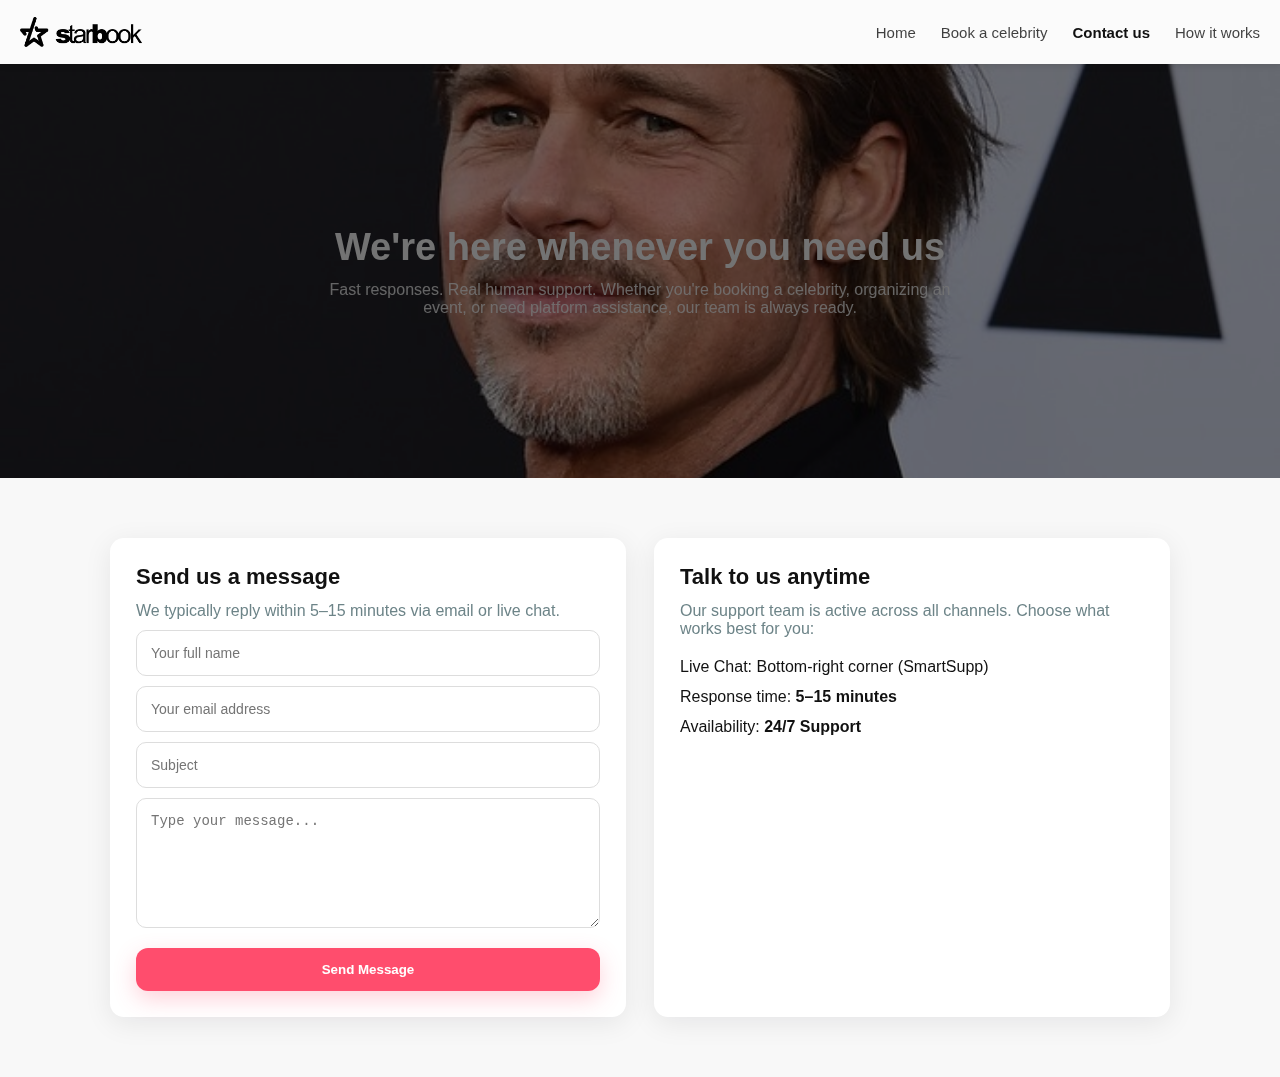
<file: contact.html>
<!DOCTYPE html>
<html lang="en">
<head>
<meta charset="UTF-8">
<meta name="viewport" content="width=device-width, initial-scale=1.0">
<title>StarBook | Contact Us</title>

<style>
/* ======================== ROOT + RESET ======================== */
:root{
  --accent: #111;
  --light-bg: #f8f8f8;
  --text-dark: #111;
  --text-light: rgb(109,132,136);
  --border: #ddd;
  --white: #fff;
  --transition: 0.35s;
  --card-shadow: 0 6px 28px rgba(13,18,25,0.08);
  --glass-bg: rgba(255,255,255,0.4);
  --nav-height: 64px;
  --muted: #6d8488;
  --accent-cta: #ff4d6d;
}

*{box-sizing:border-box;margin:0;padding:0}
body{
  font-family:'Inter', sans-serif;
  background:var(--light-bg);
  color:var(--text-dark);
  padding-top:var(--nav-height);
}

/* ======================== NAVBAR (unchanged) ======================== */
    /* ========================
       NAVBAR (kept unchanged)
       ======================== */
    .navbar{
      position: fixed;
      top: 0;
      left: 0;
      right: 0;
      height: var(--nav-height);
      display:flex;
      align-items:center;
      justify-content:space-between;
      gap:12px;
      padding:0 20px;
      box-shadow:0 2px 6px rgba(0,0,0,0.1);
      z-index:9999;
      background:var(--glass-bg);
      backdrop-filter: blur(8px) saturate(140%);
    }

    .nav-left,.nav-right{display:flex;align-items:center;gap:16px}
    .nav-right{flex:1;justify-content:flex-end}
    .nav-links{display:flex;align-items:center;gap:25px}
    .nav-text{color:rgba(0,0,0,0.75);text-decoration:none;font-size:15px;white-space:nowrap}
    .active-text{color:var(--text-dark);font-weight:700}
    .logo{height: 30px; display:block}

    .drawer-btn{
      display:none;border:none;background:none;color:var(--accent);
      font-size:22px;cursor:pointer;padding:6px;
    }

/* ======================== CONTACT HERO ======================== */
.contact-hero{
  width:100%;
  min-height:46vh;
  display:flex;
  align-items:center;
  justify-content:center;
  background:url('slides/Brad Pitt.jpg') center/cover no-repeat;
  position:relative;
}
.contact-hero::after{
  content:'';
  position:absolute;
  inset:0;
  background:rgba(0,0,0,0.55);
}
.contact-hero-content{
  position:relative;
  text-align:center;
  color:white;
  max-width:700px;
  padding:20px;
  animation:fadeInUp .8s ease both;
}
@keyframes fadeInUp{
  from{opacity:0; transform:translateY(20px);}
  to{opacity:1; transform:translateY(0);}
}
.contact-hero-content h1{
  font-size:38px;
  font-weight:800;
}
.contact-hero-content p{
  font-size:16px;
  margin-top:12px;
  color:rgba(255,255,255,0.85);
}

/* ======================== CONTACT SECTION ======================== */
.contact-section{
  max-width:1100px;
  margin:40px auto;
  padding:20px;
  display:grid;
  grid-template-columns:1fr 1fr;
  gap:28px;
}
.contact-card{
  background:white;
  padding:26px;
  border-radius:14px;
  box-shadow:var(--card-shadow);
}
.contact-card h2{
  margin-bottom:12px;
  font-size:22px;
}
.contact-card p{
  color:var(--muted);
}

form input, form textarea{
  width:100%;
  padding:14px;
  margin-top:10px;
  border:1px solid #ddd;
  border-radius:10px;
  font-size:14px;
}
form textarea{
  height:130px;
  resize:vertical;
}
form button{
  margin-top:16px;
  width:100%;
  padding:14px;
  background:var(--accent-cta);
  color:white;
  border:none;
  font-weight:700;
  border-radius:12px;
  cursor:pointer;
  box-shadow:0 8px 22px rgba(255,77,109,0.25);
}

/* ======================== RESPONSIVE ======================== */
@media(max-width:820px){
  .contact-section{grid-template-columns:1fr;}
}

    @media (max-width:768px){
      .nav-links{display:none}
      .drawer-btn{display:flex}
      .nav-left{margin-right:5px}
    }
    @media (max-width:600px){
      .logo {height: 25px;}
    }

    /* ========================
    Drawer menu styles (minimal & scoped)
    ======================== */
    #drawerMenu {
      position: fixed;
      top: var(--nav-height);
      right: 0;
      width: 220px;
      background: rgba(255,255,255,0.95);
      backdrop-filter: blur(12px);
      border-left: 1px solid #ddd;
      box-shadow: -2px 0 8px rgba(0,0,0,0.08);
      padding: 14px 16px;
      display: none;
      z-index: 9998;
    }
    #drawerMenu a { display:block; padding:10px 6px; color: rgba(0,0,0,0.85); text-decoration:none; border-radius:6px; }
    #drawerMenu a.active-text { font-weight:700; color:var(--text-dark); }
    #drawerMenu a:hover { background:#fafafa; }


</style>

<!-- ======================== SMARTSUPP WIDGET ======================== -->
<!-- Smartsupp Live Chat script -->
<script type="text/javascript">
var _smartsupp = _smartsupp || {};
_smartsupp.key = '5b99a2a99b90497b27aa80d08a784b475fae365e';
window.smartsupp||(function(d) {
  var s,c,o=smartsupp=function(){ o._.push(arguments)};o._=[];
  s=d.getElementsByTagName('script')[0];c=d.createElement('script');
  c.type='text/javascript';c.charset='utf-8';c.async=true;
  c.src='https://www.smartsuppchat.com/loader.js?';s.parentNode.insertBefore(c,s);
})(document);
</script>
<noscript> Powered by <a href=“https://www.smartsupp.com” target=“_blank”>Smartsupp</a>
</noscript>


</head>

<body>

<!-- NAVBAR (unchanged except active tab swapped) -->
  <nav class="navbar frost-fog">

    <div class="nav-left">
      <div ><img class="logo" src="images/starbook_row_large_icon.png" alt="StarBook"></div>
    </div>



    <div class="nav-right">
      <div class="nav-links">
        <a href="index.html" class="nav-text">Home</a>
        <a href="celebrities.html" class="nav-text">Book a celebrity</a>
        <!--<a href="events.html" class="nav-text">Events</a>-->
        <a href="contact.html" class="nav-text active-text">Contact us</a>
        <a href="how.html" class="nav-text">How it works</a>
      </div>
      <button class="drawer-btn" id="drawerToggle" aria-label="Open menu">☰</button>
    </div>

    <!-- Drawer Menu (hidden by default; toggled on mobile) -->
    <div id="drawerMenu" aria-hidden="true">
        <a href="index.html" class="nav-text">Home</a>
        <a href="celebrities.html" class="nav-text">Book a celebrity</a>
        <!--<a href="events.html" class="nav-text">Events</a>-->
        <a href="contact.html" class="nav-text active-text">Contact us</a>
        <a href="how.html" class="nav-text">How it works</a>
    </div>
  </nav>

<!-- ======================== CONTACT HERO ======================== -->
<section class="contact-hero">
  <div class="contact-hero-content">
    <h1>We're here whenever you need us</h1>
    <p>Fast responses. Real human support. Whether you're booking a celebrity, organizing an event, or need platform assistance, our team is always ready.</p>
  </div>
</section>

<!-- ======================== CONTACT FORM SECTION ======================== -->
<section class="contact-section">

  <!-- Left side - form -->
  <div class="contact-card">
    <h2>Send us a message</h2>
    <p>We typically reply within 5–15 minutes via email or live chat.</p>

    <form action="https://script.google.com/macros/s/YOUR-APPSCRIPT-ID/exec" method="POST">
      <input type="text" name="name" placeholder="Your full name" required>
      <input type="email" name="email" placeholder="Your email address" required>
      <input type="text" name="subject" placeholder="Subject" required>
      <textarea name="message" placeholder="Type your message..." required></textarea>
      <button type="submit">Send Message</button>
    </form>
  </div>

  <!-- Right side - contact info -->
  <div class="contact-card">
    <h2>Talk to us anytime</h2>
    <p>Our support team is active across all channels. Choose what works best for you:</p>

    <div style="margin-top:14px; line-height:30px;">
      Live Chat: Bottom-right corner (SmartSupp) <br>
      Response time: <b>5–15 minutes</b> <br>
      Availability: <b>24/7 Support</b>
    </div>
    
  </div>

</section>



  <!-- Sample data + scripts -->
  <script>
    /* Drawer toggle & outside-click close (kept from your original) */
    (function(){
      const drawerToggle = document.getElementById("drawerToggle");
      const drawerMenu = document.getElementById("drawerMenu");

      if (!drawerToggle || !drawerMenu) return;

      const openDrawer = () => {
        drawerMenu.style.display = "block";
        drawerMenu.setAttribute("aria-hidden", "false");
      };
      const closeDrawer = () => {
        drawerMenu.style.display = "none";
        drawerMenu.setAttribute("aria-hidden", "true");
      };

      drawerToggle.addEventListener("click", (e) => {
        e.stopPropagation();
        if (drawerMenu.style.display === "block") closeDrawer();
        else openDrawer();
      });

      document.addEventListener("click", (e) => {
        const target = e.target;
        if (!drawerMenu.contains(target) && !drawerToggle.contains(target)) {
          closeDrawer();
        }
      });

      document.addEventListener("keydown", (e) => {
        if (e.key === "Escape") closeDrawer();
      });
    })();

    /* ---------------------
       Slideshow logic
       --------------------- */
    (function() {
      const slides = Array.from(document.querySelectorAll('.slide'));
      let current = 0;
      const total = slides.length;
      // initial show slide 0
      slides.forEach(s => s.classList.remove('show'));
      if (slides[0]) slides[0].classList.add('show');

      function goTo(next) {
        slides[current].classList.remove('show');
        slides[next].classList.add('show');
        current = next;
      }

      function nextSlide() {
        const nxt = (current + 1) % total;
        goTo(nxt);
      }

      // advance every 6.5s
      let timer = setInterval(nextSlide, 6500);

      // pause on hover
      const hero = document.querySelector('.hero-wrap');
      hero.addEventListener('mouseenter', () => clearInterval(timer));
      hero.addEventListener('mouseleave', () => timer = setInterval(nextSlide, 6500));

      // quickly allow keyboard navigation for a11y
      document.addEventListener('keydown', (e) => {
        if (e.key === 'ArrowLeft') {
          goTo((current - 1 + total) % total);
        } else if (e.key === 'ArrowRight') {
          goTo((current + 1) % total);
        }
      });
    })();

    /* ---------------------
       Populate brochure (5 celebrities)
       --------------------- */
    (function(){
      // Replace this array with your real data source or keep as fallback
      const CELEBS = [
        { id: '8', name: 'Chris Brown', image: 'events/chris_brown_event.jpg', recentEvent: "Breezy Bowl XX Tour 2025 - Europe & North America </br></br> <b>Nearly 2 million tickets sold globally </b>" },
        { id: '12', name: 'Beyoncé Knowles', image: 'events/beyonce_event.jpg', recentEvent: 'Renaissance Tour 2025 — United States </br></br> <b> Over 40 Thousand tickets sold globally </b>' },
        { id: '30', name: 'Shakira Mebarak', image: 'events/shakira_event.jpg', recentEvent: 'Las Mujeres Ya No Lloran World Tour 2026 — North Americas </br></br> <b>Fast selling tickets sold globally </b>' },
        { id: '1', name: 'Post Malone', image: 'events/post_malone_event.jpg', recentEvent: 'Big Ass World Tour 2025 - United States </br></br> <b> Massive Sales of tickets sold globally </b>' },
        { id: '144', name: 'Rosalía', image: 'events/rosalía_events.jpg', recentEvent: 'Rosalia Lux Tour 2026 - United States </br></br> <b> Massive Sales of tickets sold globally </b>' }
      ];

      const container = document.getElementById('brochureGrid');
      CELEBS.forEach(c => {
        const card = document.createElement('article');
        card.className = 'brochure-card';
        card.setAttribute('role','listitem');
        card.innerHTML = `
          <img class="brochure-media" src="${c.image}" alt="${c.name}">
          <div class="brochure-body">
            <h4>${c.name}</h4>
            <p>${c.recentEvent}</p>
            <div style="margin-top:8px; width:100%; display:flex; justify-content:space-between; align-items:center">
              <button class="btn-primary" data-celeb="${c.id}">View profile</button>
              <button class="btn-outline" data-book="${c.id}">Request booking</button>
            </div>
          </div>
        `;
        container.appendChild(card);
      });

      // sample click handlers
      container.addEventListener('click', (e) => {
        const btn = e.target.closest('button');
        if (!btn) return;
        const id = btn.dataset.celeb || btn.dataset.book;
        if (btn.dataset.celeb) {
          window.location.href = `celebinfo.html?id=${id}`;
        } else if (btn.dataset.book) {
          window.location.href = `bookings.html?request=${id}`;
        }
      });
    })();

    /* ---------------------
       Testimonials (sample)
       --------------------- */

    /* CTA nav handlers */
    document.getElementById('ctaExplore').addEventListener('click', () => window.location.href = 'celebrities.html');
    document.getElementById('openCelebs').addEventListener('click', () => window.location.href = 'celebrities.html');
    document.getElementById('openEvents').addEventListener('click', () => window.location.href = 'events.html');
    document.getElementById('ctaHow').addEventListener('click', () => window.location.href = 'how.html');

    // keep original search-related UX from your page (minimal integration)
    document.addEventListener("DOMContentLoaded", () => {
      // keep your existing cfInitHome script if present — omitted here for brevity.
    });
  </script>


</body>
</html>
</file>
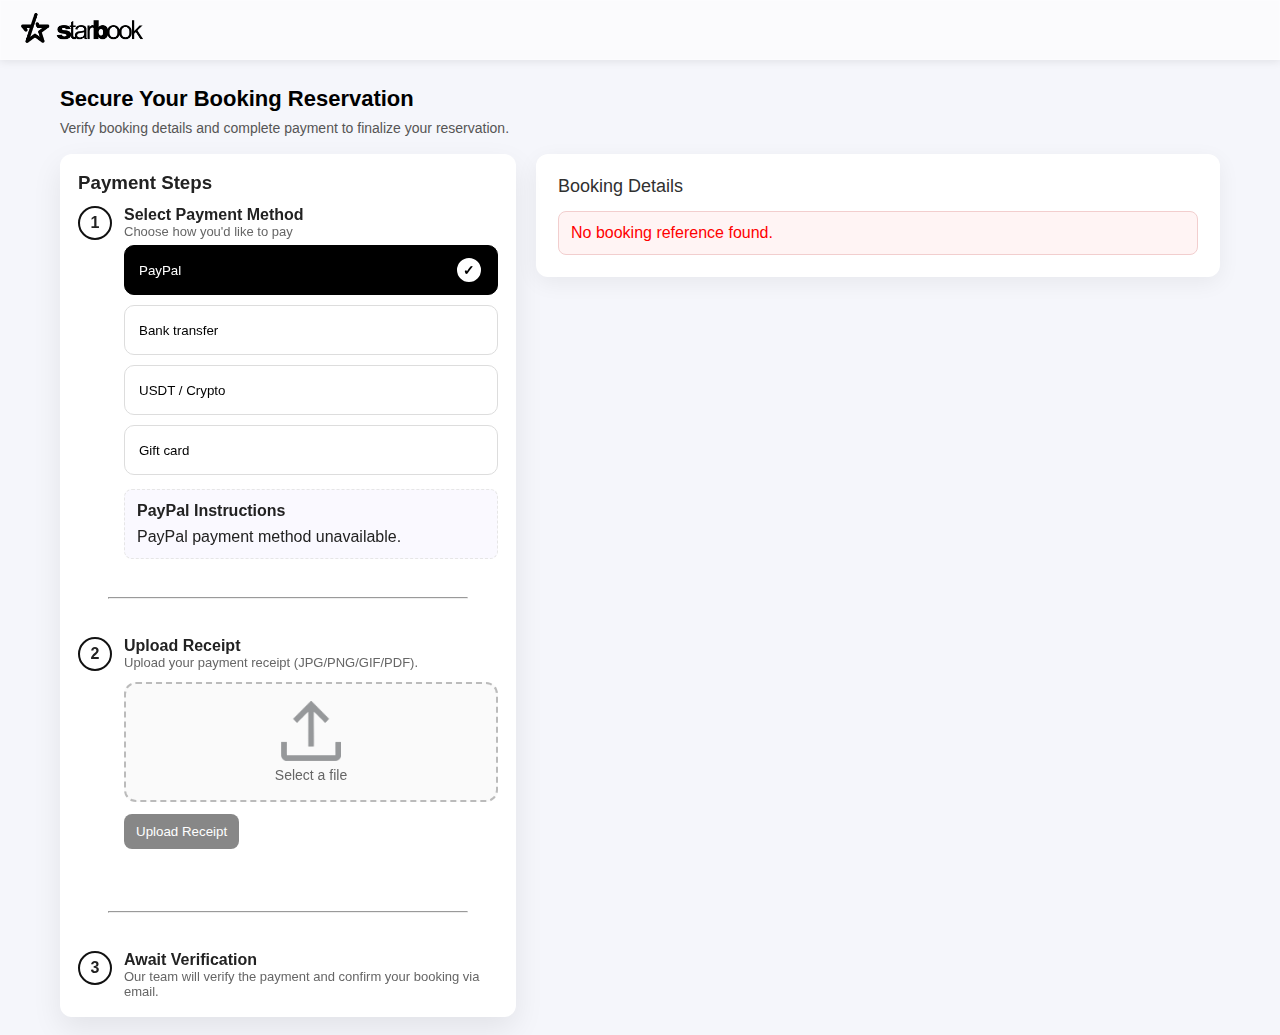
<file: ContinueBooking.html>
<!DOCTYPE html>
<html lang="en">
<head>
<meta charset="utf-8" />
<meta name="viewport" content="width=device-width, initial-scale=1" />
<title>StarBook | Continue Booking</title>
<link rel="stylesheet" href="styles/translucent.css">
<style>
  *{box-sizing:border-box;margin:0;padding:0;font-family: 'Segoe UI', sans-serif}
  body{background:#f5f6fb;color:#222;overflow-x:hidden}

  .navbar{box-shadow:0 2px 8px rgba(0,0,0,0.08);padding:12px 20px;position:sticky;top:0;z-index:20;background:rgba(255,255,255,0.6);backdrop-filter:blur(6px)}
  .navbar img{height:30px;object-fit:contain}

  .page-header{width:100%;max-width:1200px;margin:26px auto 12px;padding:0 20px}
  .page-header h2{color:black;font-size:22px;margin-bottom:8px}
  .page-header p{color:#555;font-size:14px}

  .main{width:100%;max-width:1200px;margin:18px auto;padding:0 20px;display:grid;grid-template-columns:1fr 1.5fr;gap:20px;align-items:flex-start}
  @media(max-width:900px){.main{grid-template-columns:1fr}}

  .left-col{background:#fff;border-radius:12px;padding:22px;box-shadow:0 6px 22px rgba(0,0,0,0.06)}
  .section-title{color:#303030;font-size:18px;margin-bottom:14px}
  .details-list{display:flex;flex-direction:column;gap:12px}
  .detail-item{background:#fafafa;border:1px solid #ececec;border-radius:10px;padding:12px}
  .detail-item .subject{font-weight:700;color:#444;font-size:13px;margin-bottom:6px}
  .detail-item .body{color:#222;font-size:15px}

  .right-col{min-width:300px}
  .floating-card{position:sticky;top:86px;background:#fff;border-radius:12px;padding:18px;box-shadow:0 12px 30px rgba(0,0,0,0.08)}
  .floating-card h3{margin-bottom:12px}

  .steps{display:flex;flex-direction:column;gap:18px}
  .step{display:flex;align-items:flex-start;gap:12px;position:relative}
  .step .circle{width:34px;height:34px;border-radius:50%;border:2px solid #111;background:#fff;display:flex;align-items:center;justify-content:center;font-weight:700}
  .step .label{flex:1}

  .methods{display:flex;flex-direction:column;gap:10px;margin-top:6px}
  .method-btn{padding:10px 14px;border-radius:10px;border:1px solid #ddd;background:#fff;cursor:pointer;text-align:left;display:flex;align-items:center;justify-content:space-between;gap:12px;position:relative;opacity:0.5;animation:blink 1.6s infinite alternate}
  .method-btn .name{flex:1;text-align:left}
  .method-btn .selected-indicator{width:28px;height:28px;border-radius:50%;background:#fff;border:2px solid #000;display:flex;align-items:center;justify-content:center;font-weight:700;visibility:hidden}
  .method-btn.active{background:#000;color:#fff;border-color:#000;opacity:1;animation:none}
  .method-btn.active .selected-indicator{visibility:visible;background:#fff;color:#000}
  .method-btn.active .selected-indicator::after{content:'✓';font-size:14px}

  @keyframes blink { 0% {opacity:0.5} 100% {opacity:1} }

  .instructions{margin-top:14px;padding:12px;border-radius:8px;border:1px dashed #e6e6e6;background:#faf9ff;min-height:64px;opacity:0.5;animation:shine 1.6s infinite alternate}
  @keyframes shine { 0% {opacity:0.5} 100% {opacity:1} }

  .copy-btn{background:#111;color:#fff;border:none;padding:10px 12px;border-radius:8px;cursor:pointer;opacity:0.8}
  .copy-btn:disabled{opacity:0.5;cursor:not-allowed}

  .upload-box {
    margin-top:12px;
    border:2px dashed #bbb;
    background:#fafafa;
    border-radius:12px;
    height:120px;
    display:flex;
    flex-direction:column;
    align-items:center;
    justify-content:center;
    cursor:pointer;
    position:relative;
    text-align:center;
    font-size:14px;
    color:#666;
  }
  .upload-box img {
    max-height:60px;
    max-width:60px;
    pointer-events:none;
    margin-bottom:6px;
  }
  .upload-box input[type=file] {
    position:absolute;
    width:100%;
    height:100%;
    opacity:0;
    cursor:pointer;
  }

  .upload-status {
    margin-top:8px;
    font-size:13px;
    padding:6px 10px;
    border-radius:6px;
    display:inline-block;
    min-width:180px;
  }
  .upload-status.success{background:#d1ffe862;color:#02ad57;border:1px solid #18e780;}
  .upload-status.error{background:#fdecea;color:#b22222;border:1px solid #b22222;}
</style>
</head>
<body>
<div class="navbar frost-fog" id="navbar"><img src="images/starbook_row_large_icon.png" alt="StarBook Logo"></div>

<div class="page-header">
  <h2>Secure Your Booking Reservation</h2>
  <p>Verify booking details and complete payment to finalize your reservation.</p>
</div>

<div class="main">
 
  <div class="right-col">
    <div class="floating-card">
      <h3>Payment Steps</h3>
      <div class="steps">
        <div class="step" id="step1">
          <div class="circle">1</div>
          <div class="label">
            <div style="font-weight:700">Select Payment Method</div>
            <div style="font-size:13px;color:#666">Choose how you'd like to pay</div>
            <div class="methods" id="methods">
              <button class="method-btn" data-method="PayPal"><span class="name">PayPal</span><span class="selected-indicator" aria-hidden="true"></span></button>
              <button class="method-btn" data-method="Bank Transfer"><span class="name">Bank transfer</span><span class="selected-indicator" aria-hidden="true"></span></button>
              <button class="method-btn" data-method="USDT/crypto"><span class="name">USDT / Crypto</span><span class="selected-indicator" aria-hidden="true"></span></button>
              <button class="method-btn" data-method="Gift Card"><span class="name">Gift card</span><span class="selected-indicator" aria-hidden="true"></span></button>
            </div>
            <div id="methodInstructions" class="instructions">Loading instructions...</div>
          </div>
        </div>

        <hr style="color: #555; margin: 20px 30px;">

        <div class="step" id="step2">
          <div class="circle">2</div>
          <div class="label">
            <div style="font-weight:700">Upload Receipt</div>
            <div style="font-size:13px;color:#666">Upload your payment receipt (JPG/PNG/GIF/PDF).</div>

            <div class="upload-box" id="uploadBox">
              <input type="file" id="fileInput" accept="image/*,.pdf">
              <img id="fileIcon" src="images/upload_icon.png" alt="Select file">
              <div id="fileName">Select a file</div>
            </div>

            <div style="margin-top:12px">
              <button id="uploadBtn" class="copy-btn" disabled>Upload Receipt</button>
            </div>
            <div id="uploadStatus" class="upload-status" aria-live="polite"></div>
          </div>
        </div>

        <hr style="color: #555; margin: 20px 30px;">

        <div class="step" id="step3">
          <div class="circle">3</div>
          <div class="label">
            <div style="font-weight:700">Await Verification</div>
            <div style="font-size:13px;color:#666">Our team will verify the payment and confirm your booking via email.</div>
          </div>
        </div>
      </div>
    </div>
  </div>
  <div class="left-col">
    <div class="section-title">Booking Details</div>
    <div id="bookingDetails" class="details-list">Fetching booking...</div>
  </div>
 
</div>

<script>
const BOOKING_API = "https://script.google.com/macros/s/AKfycbw_PIwFbnWRghBd9mh--m7P2-LEYi24j5R_KfiS87ZT89U0W6k3SjOHSrC3Sny9O79m/exec";
const PAYMENT_API = "https://script.google.com/macros/s/AKfycbzROS6vsRs3Sh9O0-DE-bav4gWYY6ZIADJVGe1YlNgg2J2X8i1PFspp0-Uyt7J_bbyK/exec";
const UPLOAD_SCRIPT_URL = 'https://script.google.com/macros/s/AKfycbwhSXlfDynhJqbGB389-0CFQjJQ0JWN_Zl2Zj36V6MRF7sD0taB1T75AFHV6-Sdh0pt/exec';

const IMAGE_ICON = "images/image_icon.png"; // replace with your URL
const PDF_ICON = "images/pdf_icon.png"; // replace with your URL
const DEFAULT_ICON = "images/upload_icon.png";

let bookingData = null;
let methodInstructions = {};
const adminEmail = 'starbook.intl@gmail.com';

function renderBookingDetails(data) {
  const container = document.getElementById('bookingDetails');
  const items = [
    ['Booking Reference', data.ref],
    ['Name', data.name],
    ['Celebrity', data.celebName],
    ['Scheduled Date', data.scheduledDate],
    ['Event Type', data.eventType],
    ['Class', data.eventClass],
    ['Estimated Price', `$${Number(data.bookingPrice).toLocaleString()}`]
  ];
  container.innerHTML = '';
  items.forEach(([subject, value]) => {
    const node = document.createElement('div');
    node.className = 'detail-item';
    node.innerHTML = `<div class='subject'>${subject}</div><div class='body'>${value ?? '-'}</div>`;
    container.appendChild(node);
  });

  document.getElementById('uploadBtn').disabled = true;
}

// Payment method selection
const methodButtons = Array.from(document.querySelectorAll('.method-btn'));
const methodsOrder = ['PayPal','Bank Transfer','USDT/crypto','Gift Card'];
function setActiveMethod(btn) {
  methodButtons.forEach(b => b.classList.remove('active'));
  btn.classList.add('active');
  const method = btn.dataset.method;
  const info = document.getElementById('methodInstructions');
  const details = methodInstructions[method];
  info.innerHTML = details ? `<div><strong>${method} Instructions</strong><div style='margin-top:8px;white-space:pre-wrap'>${details}</div></div>` : `<div style='color:#b22222'>${method} instructions unavailable.</div>`;
}
methodButtons.forEach(b => b.addEventListener('click', () => setActiveMethod(b)));

// File selection handling
const fileInput = document.getElementById('fileInput');
const fileIcon = document.getElementById('fileIcon');
const fileName = document.getElementById('fileName');
const uploadBtn = document.getElementById('uploadBtn');
const uploadStatus = document.getElementById('uploadStatus');

fileInput.addEventListener('change', () => {
  const file = fileInput.files[0];
  if(!file) {
    fileIcon.src = DEFAULT_ICON;
    fileName.textContent = 'Select a file';
    uploadBtn.disabled = true;
    return;
  }

  const ext = file.name.split('.').pop().toLowerCase();
  if(!['jpg','jpeg','png','gif','pdf'].includes(ext)){
    alert('Only JPG, PNG, GIF images and PDF files are allowed.');
    fileInput.value = '';
    fileIcon.src = DEFAULT_ICON;
    fileName.textContent = 'Select a file';
    uploadBtn.disabled = true;
    return;
  }

  fileIcon.src = ext === 'pdf' ? PDF_ICON : IMAGE_ICON;
  fileName.textContent = file.name;
  uploadBtn.disabled = false;
});

// --- Helper to read bookingData fields safely ---
function safe(obj, ...keys) {
  for (const k of keys) {
    if (!obj) continue;
    if (obj[k] !== undefined && obj[k] !== null && String(obj[k]).trim() !== '') return String(obj[k]);
  }
  return null;
}

// Upload function (modified to include visitor/booking fields)
async function uploadSelectedFile() {
  const file = fileInput.files[0];
  if(!file) return;

  const reader = new FileReader();
  reader.onload = async () => {
    const b64 = reader.result.split(',')[1];

    // gather visitor/booking fields (best-effort)
    const visitorName = bookingData ? safe(bookingData, 'name', 'fullName', 'visitorName') : null;
    const visitorEmail = bookingData ? safe(bookingData, 'email', 'contactEmail', 'emailAddress') : (document.getElementById('visitorEmail') ? document.getElementById('visitorEmail').value : null);
    const bookingId = bookingData ? safe(bookingData, 'ref', 'bookingRef', 'bookingId') : null;
    const amount = bookingData ? safe(bookingData, 'bookingPrice', 'price', 'amount') : null;
    // optional message/note element (if present on your page)
    const messageEl = document.getElementById('receiptNote');
    const message = messageEl ? messageEl.value : null;

    const payload = {
      filename: file.name,
      mime: file.type || 'application/octet-stream',
      b64: b64,
      adminEmail: adminEmail,
      // the fields your Apps Script uses:
      visitorName: visitorName,
      visitorEmail: visitorEmail,
      bookingId: bookingId,
      amount: amount,
      message: message
    };

    // Remove null entries to keep payload tidy
    Object.keys(payload).forEach(k => { if (payload[k] === null || payload[k] === undefined) delete payload[k]; });

    uploadStatus.className = 'upload-status';
    uploadStatus.textContent = 'Uploading...';

    try{
      const resp = await fetch(UPLOAD_SCRIPT_URL, { method:'POST', body:JSON.stringify(payload) });
      const text = await resp.text();
      // Optionally you can parse JSON if your Apps Script returns JSON
      let ok = true;
      try { const j = JSON.parse(text); if (j && j.ok === false) ok = false; } catch(e) {/* not JSON, ignore */}
      if (ok) {
        uploadStatus.className = 'upload-status success';
        uploadStatus.textContent = 'Your receipt has successfully been uploaded for verification. On confirmation an email will be sent to you containing your booking receipt which you will use to gain access to the event venue on the scheduled date of the event';
      } else {
        uploadStatus.className = 'upload-status error';
        uploadStatus.textContent = 'Upload returned an error: ' + text;
        console.error('Upload error', text);
      }
    }catch(err){
      uploadStatus.className = 'upload-status error';
      uploadStatus.textContent = 'Upload failed: ' + err;
      console.error(err);
    }
  };
  reader.readAsDataURL(file);
}

uploadBtn.addEventListener('click', uploadSelectedFile);

// Fetch booking + preload instructions
const ref = new URLSearchParams(window.location.search).get('id');
function preloadInstructions() {
  const promises = methodsOrder.map(method => fetch(`${PAYMENT_API}?action=getPaymentDetails&method=${encodeURIComponent(method)}`)
    .then(r=>r.json())
    .then(d=>{methodInstructions[method]=(d && d.success && d.details)?d.details:`${method} payment method unavailable.`;})
    .catch(()=>{methodInstructions[method]=`${method} payment method unavailable.`;}));
  return Promise.all(promises);
}
function fetchBooking() {
  if(!ref){ document.getElementById('bookingDetails').innerHTML="<div style='color:red;padding:12px;border-radius:8px;background:#fff4f4;border:1px solid #f2cece'>No booking reference found.</div>"; return Promise.resolve(); }
  return fetch(`${BOOKING_API}?id=${encodeURIComponent(ref)}`).then(r=>r.json()).then(d=>{if(!d||!d.success)throw new Error('No booking'); bookingData=d.booking; renderBookingDetails(bookingData);}).catch(()=>{document.getElementById('bookingDetails').innerHTML="<div style='color:red;padding:12px;border-radius:8px;background:#fff4f4;border:1px solid #f2cece'>Error loading booking details.</div>";});
}

Promise.all([fetchBooking(),preloadInstructions()]).then(()=>{
  const defaultBtn = methodButtons.find(b=>b.dataset.method.toLowerCase()==='paypal');
  if(defaultBtn) setActiveMethod(defaultBtn);
  document.querySelectorAll('.method-btn,.instructions').forEach(el=>{el.style.animation='none';el.style.opacity='1'});
});
</script>

</body>
</html>
</file>
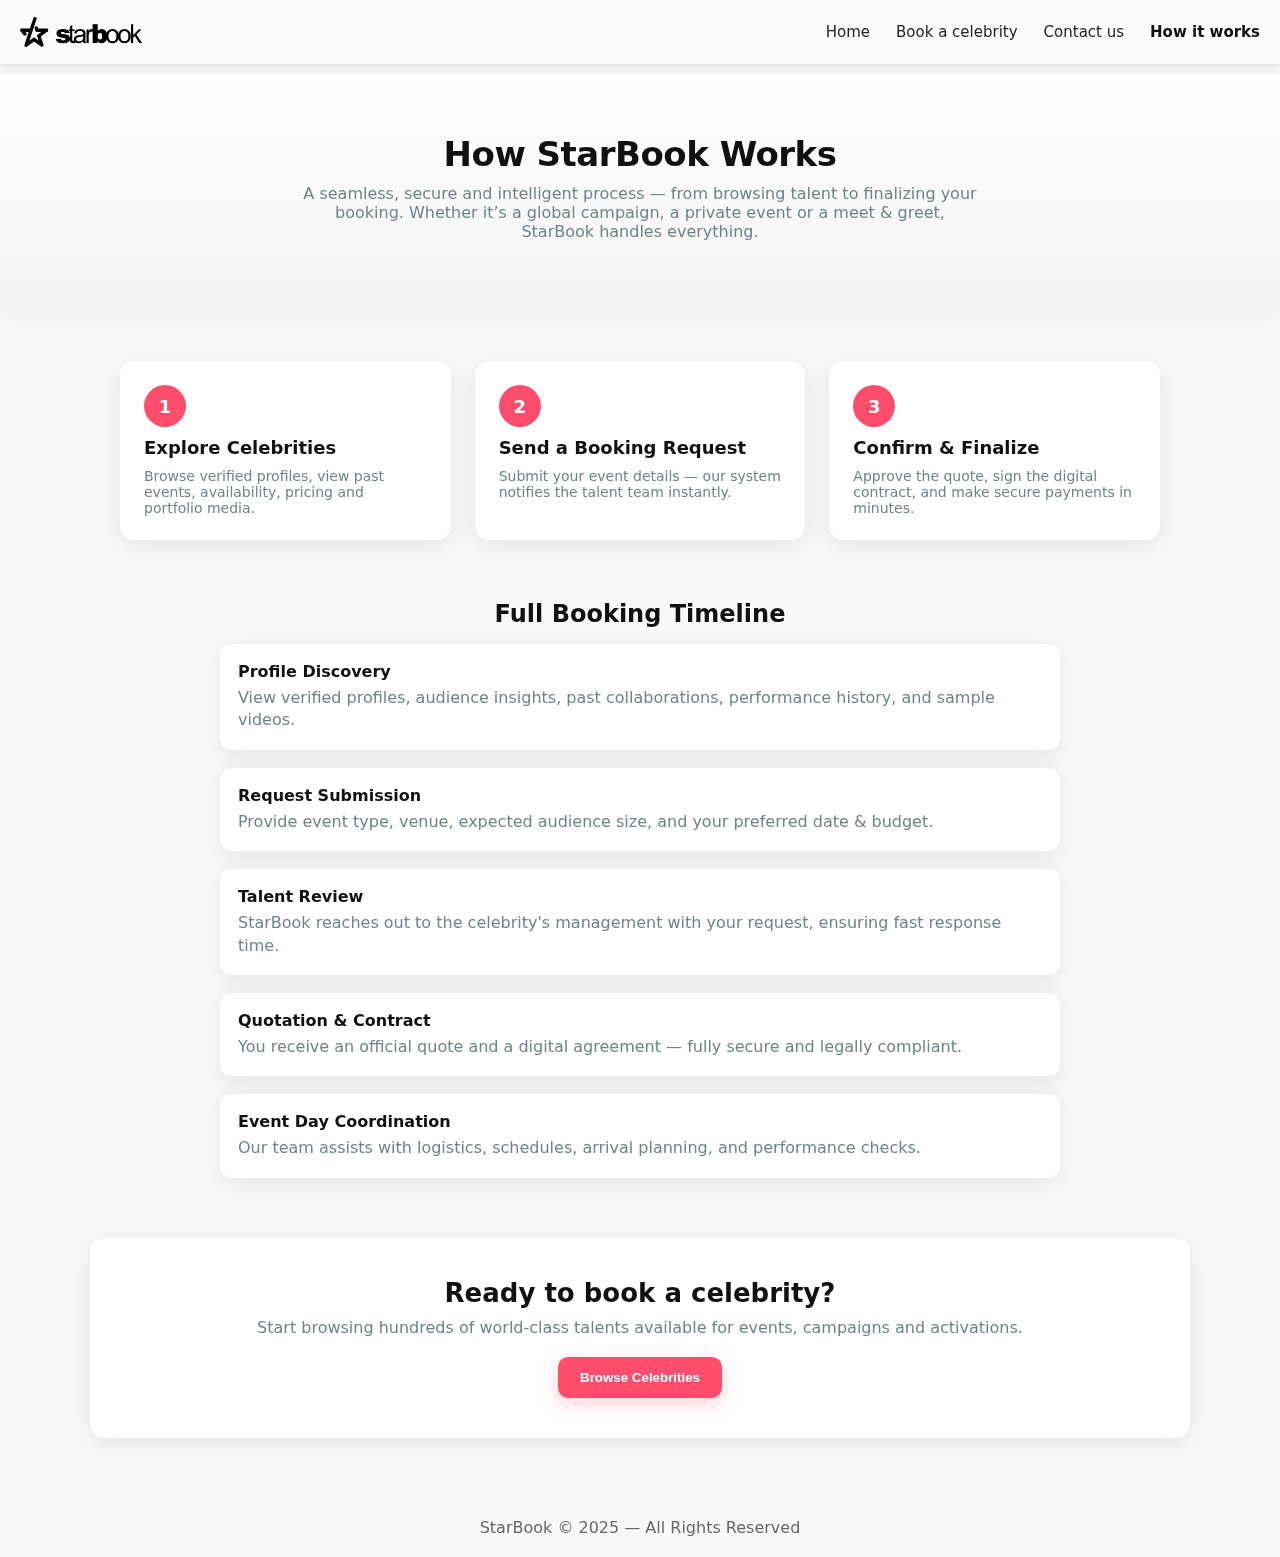
<file: how.html>
<!DOCTYPE html>
<html lang="en">
<head>
<meta charset="UTF-8">
<meta name="viewport" content="width=device-width, initial-scale=1.0">
<title>StarBook | How it Works</title>

<style>
/* ==============================
   Root/Shared variables
============================== */
:root{
  --accent:#111;
  --light-bg:#f8f8f8;
  --text-dark:#111;
  --muted:#6d8488;
  --white:#fff;
  --accent-cta:#ff4d6d;
  --transition:0.35s;
  --glass-bg:rgba(255,255,255,0.45);
  --shadow:0 6px 26px rgba(0,0,0,0.08);
  --nav-height:64px;
}

*{margin:0;padding:0;box-sizing:border-box}
body{
  font-family:'Inter',system-ui;
  background:var(--light-bg);
  color:var(--text-dark);
  padding-top:var(--nav-height);
}

/* ==============================
   NAVBAR (same as your original)
============================== */
.navbar{
  position:fixed;top:0;left:0;right:0;
  height:var(--nav-height);
  backdrop-filter:blur(10px) saturate(150%);
  background:var(--glass-bg);
  display:flex;align-items:center;
  justify-content:space-between;
  padding:0 20px;z-index:9999;
  box-shadow:0 2px 6px rgba(0,0,0,0.1);
}
.nav-left,.nav-right{display:flex;align-items:center;gap:18px}
.nav-links{display:flex;gap:26px}
.nav-text{
  text-decoration:none;color:#222;font-size:15px;
}
.active-text{font-weight:700;color:var(--text-dark)}
.logo{height:30px}

.drawer-btn{display:none}

/* drawer */
#drawerMenu{
  position:fixed;top:var(--nav-height);right:0;
  width:220px;background:#fffddf;
  background:rgba(255,255,255,0.95);
  backdrop-filter:blur(10px);
  box-shadow:-2px 0 8px rgba(0,0,0,0.1);
  padding:14px 16px;display:none;z-index:9998;
}
#drawerMenu a{
  display:block;padding:10px;border-radius:6px;
  color:#222;text-decoration:none;
}
#drawerMenu a:hover{background:#f4f4f4}

/* ===============================
   HERO — slim, clean, how-it-works style
=============================== */
.how-hero{
  width:100%;padding:60px 20px 70px;
  text-align:center;margin-top:10px;
  background:linear-gradient(180deg,#fff,#f3f3f3);
  box-shadow:0 4px 20px rgba(0,0,0,0.06);
}
.how-title{
  font-size:34px;font-weight:800;letter-spacing:-0.5px;
}
.how-sub{
  margin-top:10px;font-size:16px;
  color:var(--muted);max-width:680px;margin-inline:auto;
}

/* ===============================
   3-step cards
=============================== */
.steps{
  max-width:1100px;margin:50px auto 30px;padding:0 30px;
  display:grid;grid-template-columns:repeat(3,1fr);gap:24px;
}
.step-card{
  background:var(--white);border-radius:14px;padding:24px;
  box-shadow:var(--shadow);display:flex;flex-direction:column;gap:10px;
  transition:transform .25s ease;
}
.step-card:hover{transform:translateY(-6px)}
.step-number{
  width:42px;height:42px;border-radius:50%;
  background:var(--accent-cta);color:#fff;
  display:flex;align-items:center;justify-content:center;
  font-size:18px;font-weight:700;
}
.step-card h3{font-size:18px;margin:0}
.step-card p{color:var(--muted);font-size:14px}

/* ===============================
   Workflow timeline
=============================== */
.timeline{
  max-width:900px;margin:60px auto;padding:0 30px;
}
.timeline h2{
  font-size:24px;margin-bottom:16px;text-align:center;
}
.tline-item{
  background:#fff;padding:18px;border-radius:12px;
  box-shadow:var(--shadow);margin-bottom:18px;
}
.tline-item b{color:var(--accent)}
.tline-item p{margin-top:6px;color:var(--muted);line-height:1.4}

/* ===============================
   CTA section
=============================== */
.big-cta{
  max-width:1100px;margin:60px auto;
  background:#fff;padding:40px;border-radius:14px;
  box-shadow:var(--shadow);text-align:center;
}
.big-cta h2{font-size:26px;margin-bottom:10px}
.big-cta p{color:var(--muted);margin-bottom:20px}
.btn-primary{
  padding:13px 22px;border:none;border-radius:10px;
  background:var(--accent-cta);color:#fff;
  font-weight:700;cursor:pointer;
  box-shadow:0 6px 18px rgba(255,77,109,0.25);
}

/* Responsive */
@media(max-width:900px){
  .steps{grid-template-columns:1fr 1fr}
}
@media(max-width:700px){
  .steps{grid-template-columns:1fr}
}
@media(max-width:768px){
  .nav-links{display:none}
  .drawer-btn{display:block;font-size:24px;border:none;background:none}
}
</style>
</head>

<body>

<!-- NAVBAR -->
<nav class="navbar">
  <div class="nav-left">
    <img class="logo" src="images/starbook_row_large_icon.png">
  </div>
  <div class="nav-right">
    <div class="nav-links">
      <a href="index.html" class="nav-text">Home</a>
      <a href="celebrities.html" class="nav-text">Book a celebrity</a>
      <a href="contact.html" class="nav-text">Contact us</a>
      <a href="how.html" class="nav-text active-text">How it works</a>
    </div>
    <button class="drawer-btn" id="drawerToggle">☰</button>
  </div>

  <div id="drawerMenu">
    <a href="index.html">Home</a>
    <a href="celebrities.html">Book a celebrity</a>
    <a href="contact.html">Contact us</a>
    <a href="how.html" class="active-text">How it works</a>
  </div>
</nav>

<!-- HERO -->
<section class="how-hero">
  <h1 class="how-title">How StarBook Works</h1>
  <p class="how-sub">
    A seamless, secure and intelligent process — from browsing talent to finalizing your booking.  
    Whether it’s a global campaign, a private event or a meet & greet, StarBook handles everything.
  </p>
</section>

<!-- 3-STEP WORKFLOW -->
<section class="steps">
  <div class="step-card">
    <div class="step-number">1</div>
    <h3>Explore Celebrities</h3>
    <p>Browse verified profiles, view past events, availability, pricing and portfolio media.</p>
  </div>

  <div class="step-card">
    <div class="step-number">2</div>
    <h3>Send a Booking Request</h3>
    <p>Submit your event details — our system notifies the talent team instantly.</p>
  </div>

  <div class="step-card">
    <div class="step-number">3</div>
    <h3>Confirm & Finalize</h3>
    <p>Approve the quote, sign the digital contract, and make secure payments in minutes.</p>
  </div>
</section>

<!-- DETAILED TIMELINE -->
<section class="timeline">
  <h2>Full Booking Timeline</h2>

  <div class="tline-item">
    <b>Profile Discovery</b>
    <p>View verified profiles, audience insights, past collaborations, performance history, and sample videos.</p>
  </div>

  <div class="tline-item">
    <b>Request Submission</b>
    <p>Provide event type, venue, expected audience size, and your preferred date & budget.</p>
  </div>

  <div class="tline-item">
    <b>Talent Review</b>
    <p>StarBook reaches out to the celebrity's management with your request, ensuring fast response time.</p>
  </div>

  <div class="tline-item">
    <b>Quotation & Contract</b>
    <p>You receive an official quote and a digital agreement — fully secure and legally compliant.</p>
  </div>

  <div class="tline-item">
    <b>Event Day Coordination</b>
    <p>Our team assists with logistics, schedules, arrival planning, and performance checks.</p>
  </div>
</section>

<!-- FINAL CTA -->
<section class="big-cta">
  <h2>Ready to book a celebrity?</h2>
  <p>Start browsing hundreds of world-class talents available for events, campaigns and activations.</p>
  <button class="btn-primary" onclick="window.location.href='celebrities.html'">Browse Celebrities</button>
</section>

<footer style="text-align:center;padding:20px 0;color:#666;">
  StarBook © 2025 — All Rights Reserved
</footer>

<script>
/* drawer toggle */
const drawer = document.getElementById("drawerMenu");
const toggle = document.getElementById("drawerToggle");
toggle.onclick = ()=> drawer.style.display = drawer.style.display==="block"?"none":"block";
document.onclick = (e)=>{
  if(!drawer.contains(e.target) && !toggle.contains(e.target)){
    drawer.style.display="none";
  }
};
</script>

</body>
</html>
</file>
<file: styles/translucent.css>
/* --- Frost Framework for Any Div --- */
.frost {
    background: rgba(255, 255, 255, 0.12);
    -webkit-backdrop-filter: blur(10px) saturate(120%);
    backdrop-filter: blur(10px) saturate(120%);
  }



  .frost:hover {
    background: rgba(255, 255, 255, 0.16);
    -webkit-backdrop-filter: blur(14px) saturate(130%);
    backdrop-filter: blur(14px) saturate(130%);
  }

  .frost-dark {
    background: rgba(15, 23, 42, 0.4);
    border: 1px solid rgba(255, 255, 255, 0.08);
    -webkit-backdrop-filter: blur(12px) saturate(150%);
    backdrop-filter: blur(12px) saturate(150%);
  }

  .frost-strong {
    background: rgba(255, 255, 255, 0.08);
    border: 1px solid rgba(255, 255, 255, 0.15);
    -webkit-backdrop-filter: blur(18px) saturate(140%);
    backdrop-filter: blur(18px) saturate(140%);
  }

  .frost-fog {
    background: rgba(255, 255, 255, 0.397);
    border: 1px solid rgba(255, 255, 255, 0.15);
    -webkit-backdrop-filter: blur(1px) saturate(140%);
    backdrop-filter: blur(15px) saturate(140%);
  }

  @media (prefers-reduced-transparency:reduce) {

    .frost,
    .frost-dark,
    .frost-strong {
      backdrop-filter: none;
      -webkit-backdrop-filter: none;
      background: rgba(255, 255, 255, 0.9)
    }
  }
</file>
